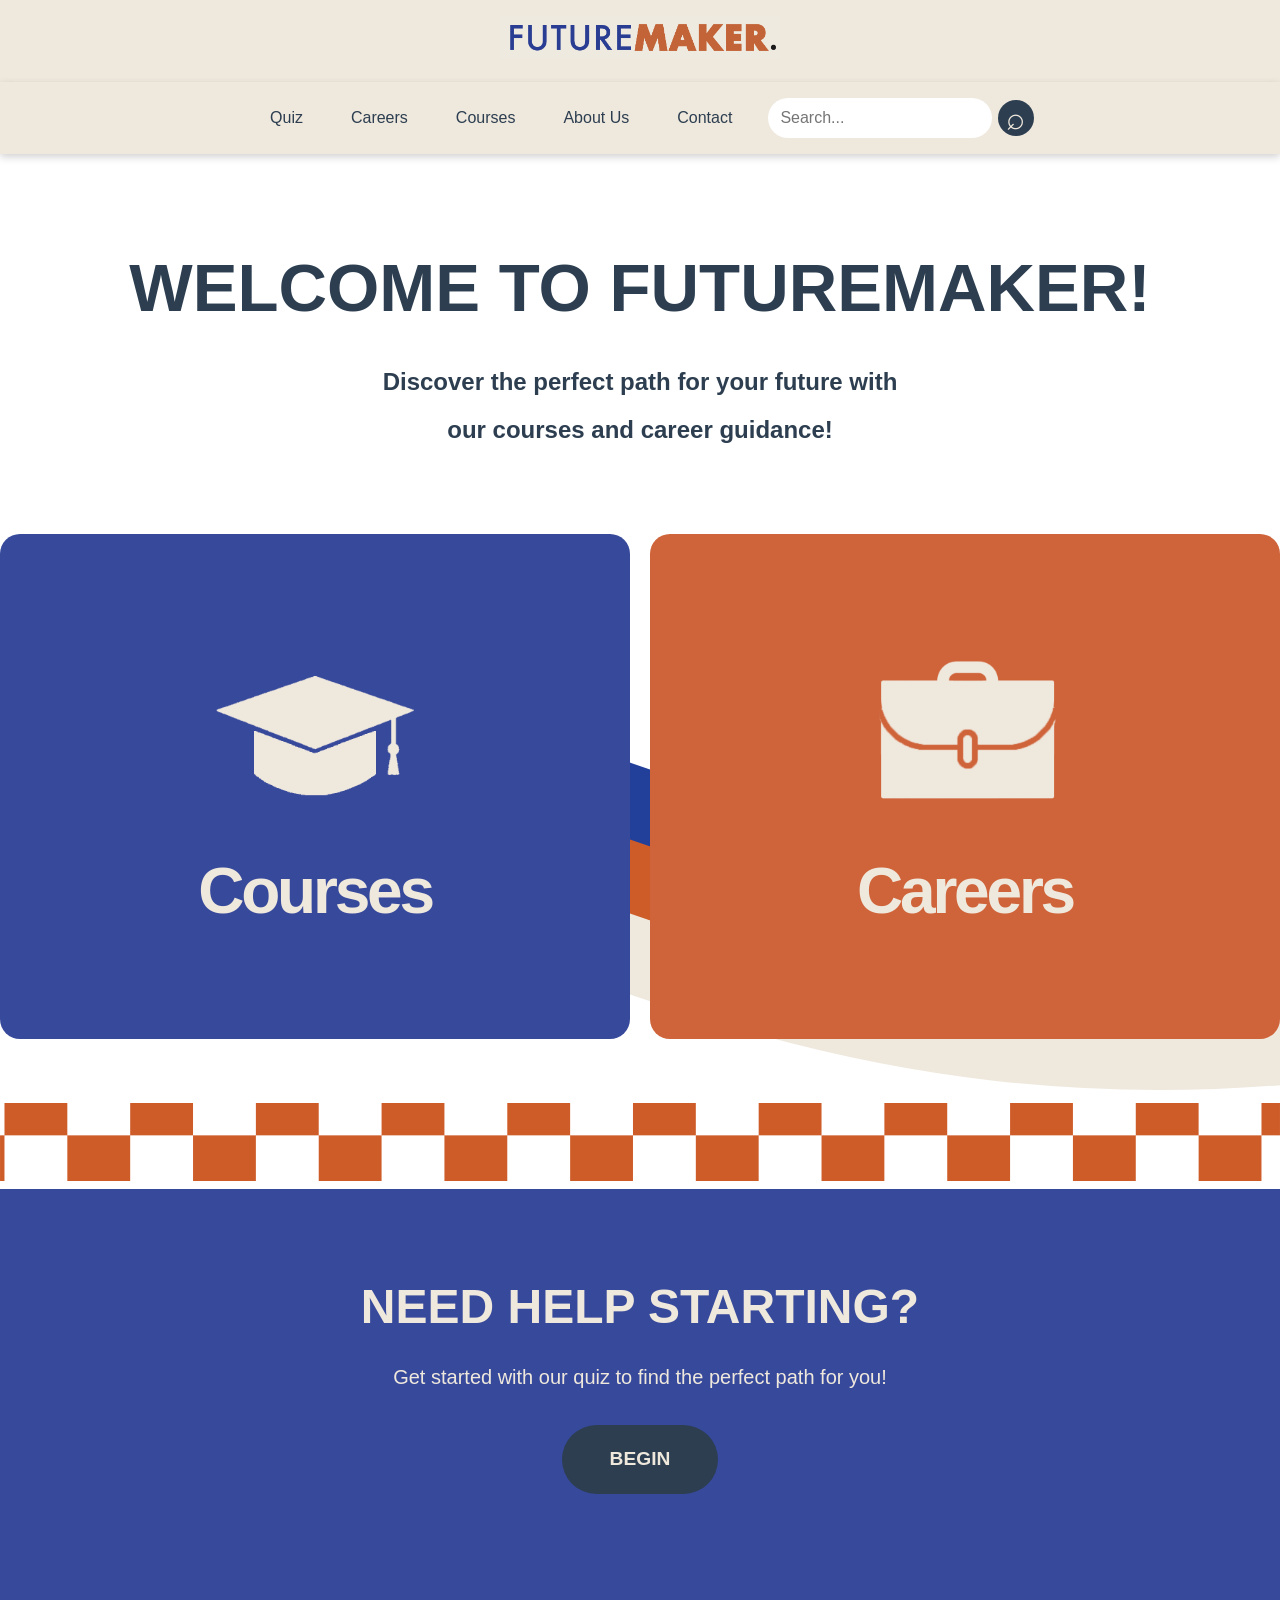
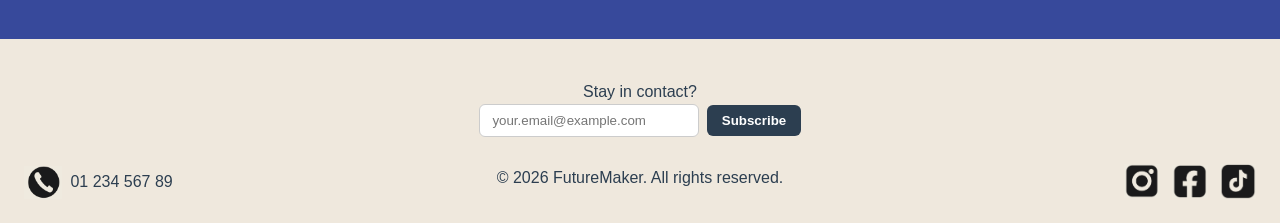
<file: index.html>
<!DOCTYPE html>
<html lang="en">
<head>
    <meta charset="UTF-8">
    <meta name="viewport" content="width=device-width, initial-scale=1.0">
    <title>Home - FutureMaker</title>
    <link rel="stylesheet" href="styles.css">
    <link rel="stylesheet" href="main.css">
    <link rel="stylesheet" href="https://cdnjs.cloudflare.com/ajax/libs/font-awesome/4.7.0/css/font-awesome.min.css">
</head>
<body>
    <!-- Logo Header -->
    <header>
        <a href="index.html" class="logo-link"><img src="Assets/Logo.png" alt="FutureMaker logo" class="site-logo"></a>
    </header>

    <!-- Navigation Bar -->
    <nav class="topnav" id="myTopnav">
        <div id="myLinks">
            <a href="quiz.html">Quiz</a>
            <a href="careers.html">Careers</a>
            <a href="courses.html">Courses</a>
            <a href="about.html">About Us</a>
            <a href="contact.html">Contact</a>
            <form class="nav-search" novalidate>
                <input type="search" placeholder="Search...">
                <button type="submit">&#x2315;</button>
            </form>
        </div>
        <button class="icon" type="button" onclick="myFunction()">
        </button>
    </nav>
    
    <!-- Main content area -->
    <main>
        <img src="Assets/swirl.svg" alt="Decorative swirl" class="decorative-swirl"> <!-- Decorative swirl image -->
        
        <div class="intro-container"> <!-- Introduction Section -->
           <p class="intro-text">WELCOME TO FUTUREMAKER!</p>
           <p class="intro-desc">Discover the perfect path for your future with <br> our courses and career guidance!</p>
        </div>  

        <div class="parent-container"> <!-- Courses and Careers Section -->
        <a href="courses.html">
            <section class="courses-section">
            <img src="Assets/school.png" alt="School icon" class="section-icon">
            <h2>Courses</h2>
        </section>
        </a>
        <a href="careers.html">
            <section class="careers-section"> 
            <img src="Assets/work.png" alt="briefcase icon" class="section-icon">
            <h2>Careers</h2>
            </section>
        </a>
        </div>
    </main>
    
     <!-- Decorative border image -->
    <img src="Assets/orange.svg" alt="Border" />

    <!-- Quiz Section -->
    <div class="quiz-section">
        <h3>NEED HELP STARTING?</h3>
        <p>Get started with our quiz to find the perfect path for you!</p>
        <a href="quiz.html" class="start-button">BEGIN</a>
    </div>

    <!-- Footer -->
    <footer>
        <div class="footer-content">
            <p>Stay in contact?</p>
            <form class="footer-form" novalidate>
                <input type="email" name="email" id="footer-email" placeholder="your.email@example.com" required>
                <button type="submit">Subscribe</button>
                <div class="footer-feedback"></div>
            </form>
            <p>&copy; 2026 FutureMaker. All rights reserved.</p>
        </div>
        <div class="footer-phone" aria-label="Phone contact">
            <img src="Assets/Phone.png" alt="Phone icon">
            <span>01 234 567 89</span>
        </div>
        <div class="footer-social" aria-label="Social media links">
            <a href="https://www.instagram.com" target="_blank">
                <img src="Assets/instagram.png" alt="Instagram">
            </a>
            <a href="https://www.facebook.com" target="_blank">
                <img src="Assets/facebook.png" alt="Facebook">
            </a>
            <a href="https://www.tiktok.com" target="_blank">
                <img src="Assets/tiktok.png" alt="TikTok">
            </a>
        </div>
    </footer>

    <script src="js/footer.js"></script>
    
</body>
</html>
</file>
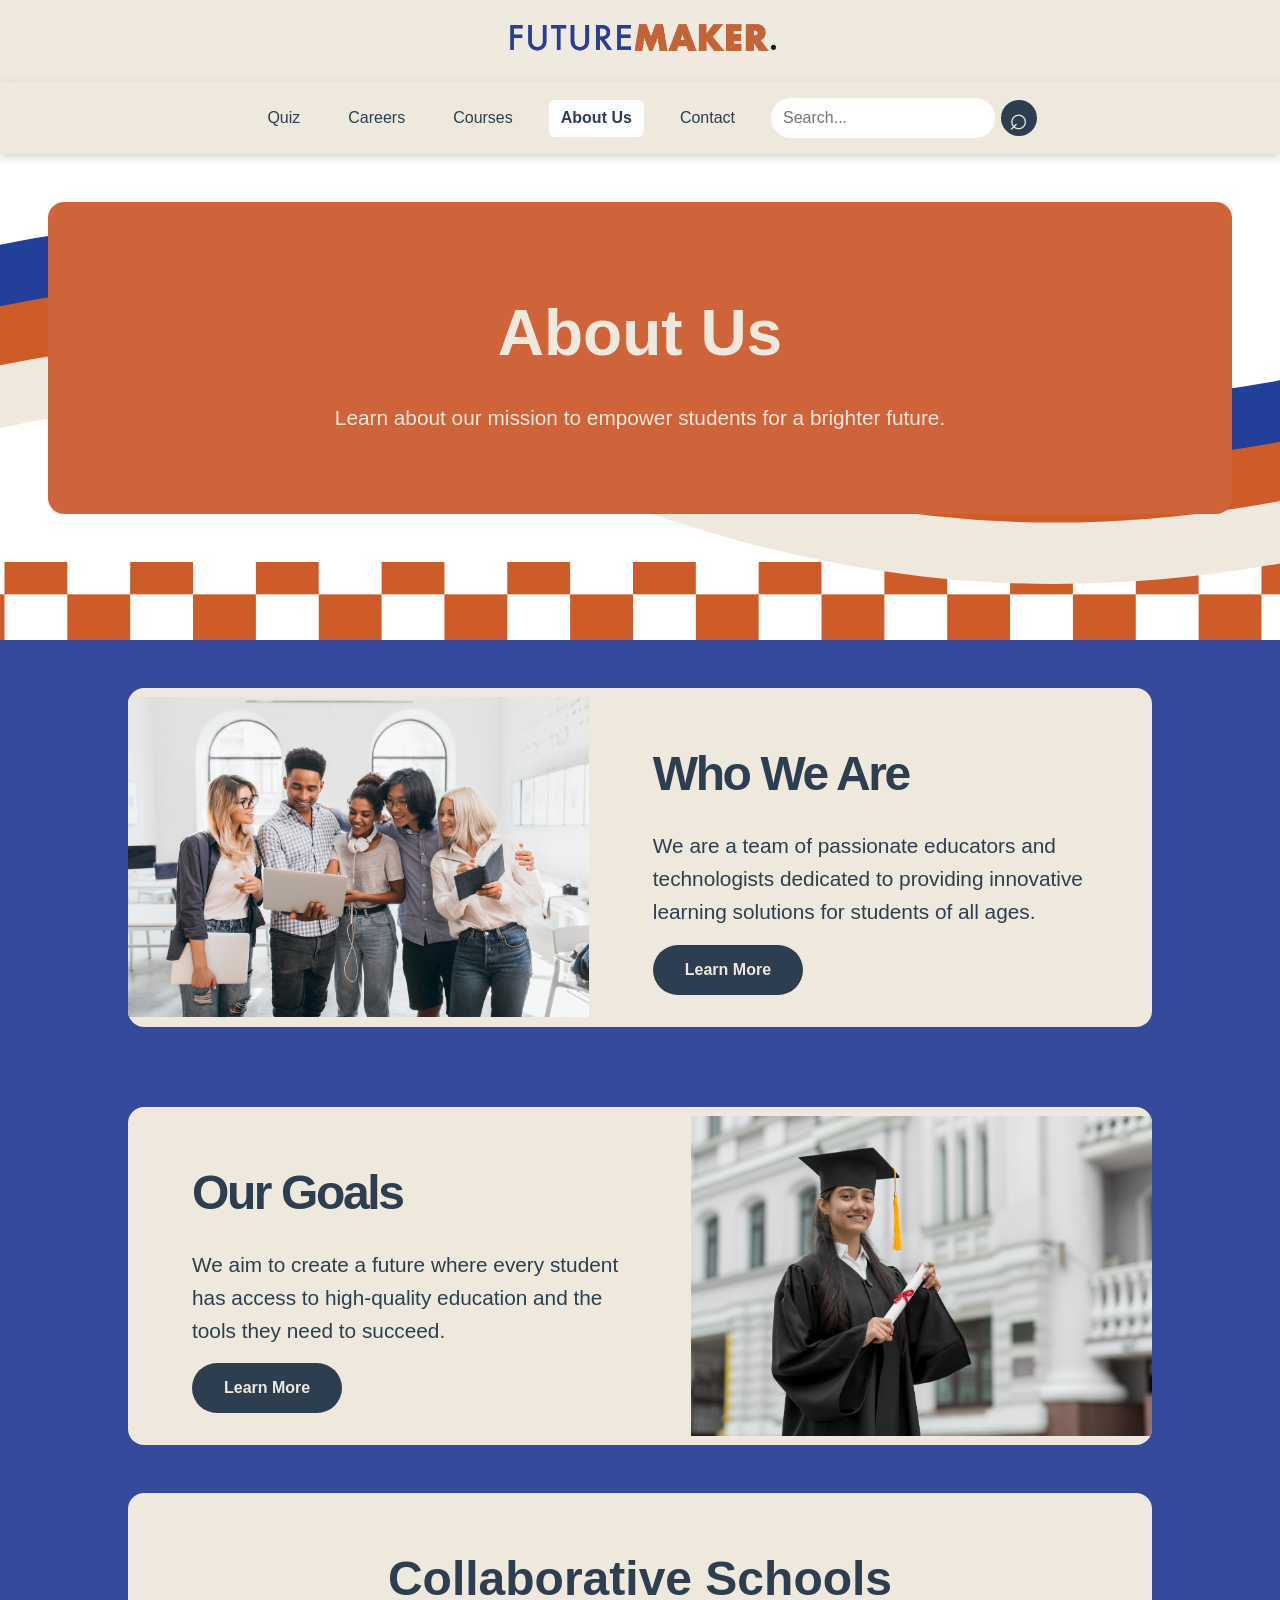
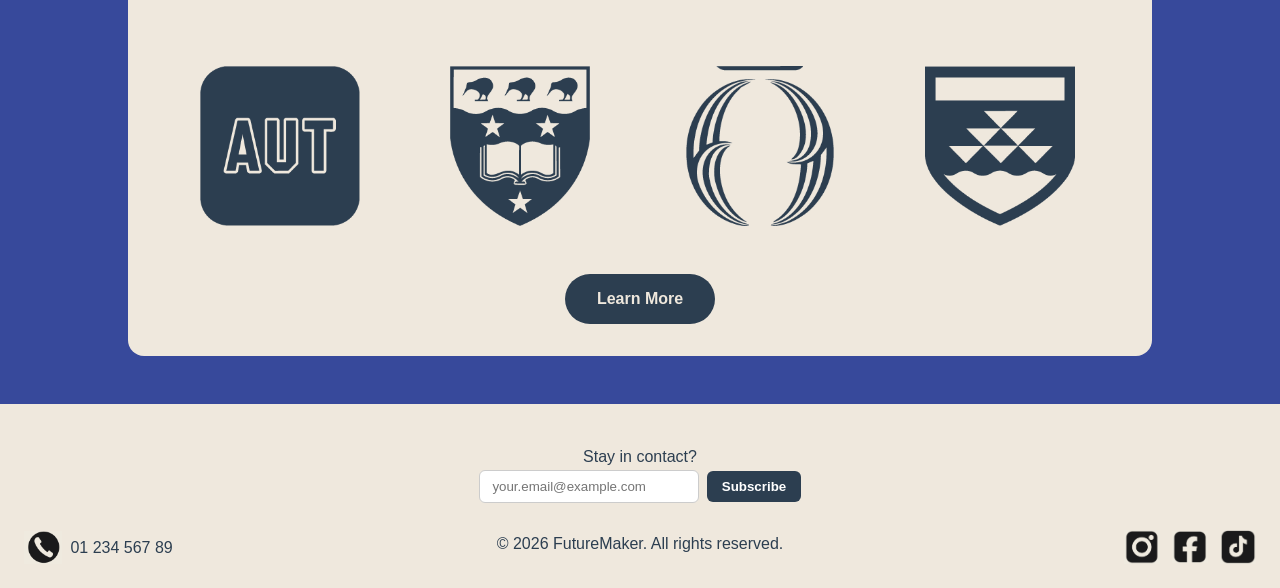
<file: about.html>
<!DOCTYPE html>
<html lang="en">
<head>
    <meta charset="UTF-8">
    <meta name="viewport" content="width=device-width, initial-scale=1.0">
    <title>Home - FutureMaker</title>
    <link rel="stylesheet" href="styles.css">
    <link rel="stylesheet" href="about.css">
</head>
<body>
    <!-- Logo Header -->
    <header>
        <a href="index.html" class="logo-link"><img src="Assets/Logo.png" alt="FutureMaker logo" class="site-logo"></a>
    </header>

    <!-- Navigation Bar -->
    <nav class="topnav" id="myTopnav">
        <div id="myLinks">
            <a href="quiz.html">Quiz</a>
            <a href="careers.html">Careers</a>
            <a href="courses.html">Courses</a>
            <a href="about.html" class="active">About Us</a>
            <a href="contact.html">Contact</a>
            <form class="nav-search" novalidate>
                <input type="search" placeholder="Search...">
                <button type="submit">&#x2315;</button>
            </form>
        </div>
        <button class="icon" type="button" onclick="myFunction()">
        </button>
    </nav>

    <!-- Hero -->
    <section class="hero">
        <h2>About Us</h2>
        <p>Learn about our mission to empower students for a brighter future.</p>
    </section>
    <img src="Assets/swirl.svg" alt="Decorative swirl" class="decorative-swirl">

    <img class="about-border" src="Assets/orange.svg" alt="Border" /> 

    <!-- Main Content -->
    <main> 
        <div class="about-container">
            <div class="about-row">
            <section class="who-we-are"> <!-- Who We Are Section -->
                <img src="Assets/About Us.jpg" alt="Our Team" class="team-image">
                <div class="who-we-are-content">
                    <h3>Who We Are</h3>
                    <p>We are a team of passionate educators and technologists dedicated to providing innovative learning solutions for students of all ages.</p>
                    <button type="button" class="learn-more">Learn More</button>
                </div>
            </section>
            <section class="our-goals"> <!-- Our Goals Section -->
                <div class="our-goals-content">
                    <h3>Our Goals</h3>
                    <p>We aim to create a future where every student has access to high-quality education and the tools they need to succeed.</p>
                    <button type="button" class="learn-more">Learn More</button>
                </div>
                <img src="Assets/graduate.jpg" alt="Our Goals" class="goals-image">
            </section>
            </div>    
            <section class="collaborative-schools"> <!-- Collaborative Schools Section -->
                <h3>Collaborative Schools</h3>
                <div class="schools-grid">
                    <img src="Assets/aut.png" alt="School building">
                    <img src="Assets/uoa.png" alt="Students collaborating">
                    <img src="Assets/otago.png" alt="Education team working together">
                    <img src="Assets/vic.png" alt="Graduate celebrating success">
                </div>
                <button type="button" class="learn-more">Learn More</button>
            </section>
        </div>
    </main>
    
    <!-- Footer -->
    <footer>
        <div class="footer-content">
            <p>Stay in contact?</p>
            <form class="footer-form" novalidate>
                <input type="email" name="email" id="footer-email" placeholder="your.email@example.com" required>
                <button type="submit">Subscribe</button>
                <div class="footer-feedback"></div>
            </form>
            <p>&copy; 2026 FutureMaker. All rights reserved.</p>
        </div>
        <div class="footer-phone" aria-label="Phone contact">
            <img src="Assets/Phone.png" alt="Phone icon">
            <span>01 234 567 89</span>
        </div>
        <div class="footer-social" aria-label="Social media links">
            <a href="https://www.instagram.com" target="_blank">
                <img src="Assets/instagram.png" alt="Instagram">
            </a>
            <a href="https://www.facebook.com" target="_blank">
                <img src="Assets/facebook.png" alt="Facebook">
            </a>
            <a href="https://www.tiktok.com" target="_blank">
                <img src="Assets/tiktok.png" alt="TikTok">
            </a>
        </div>
    </footer>

    <script src="js/footer.js"></script>
</body>
</html>
</file>
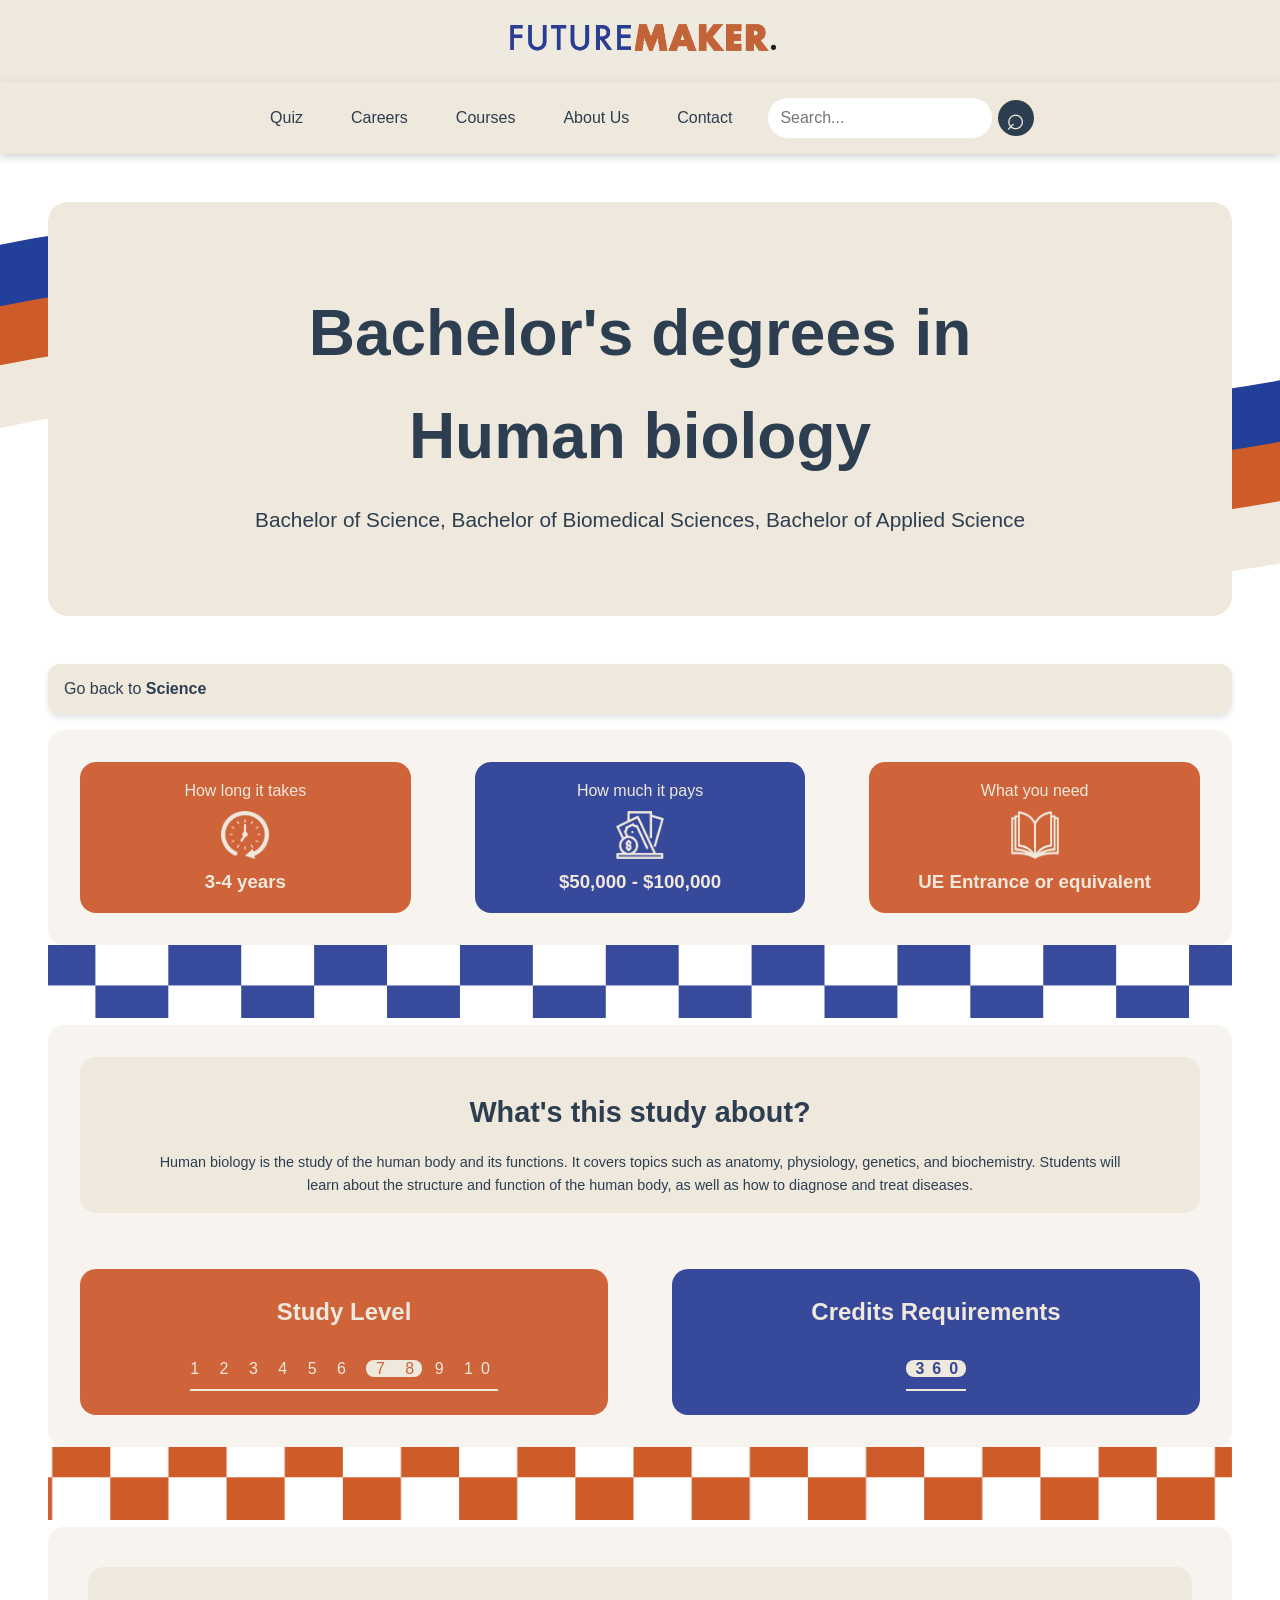
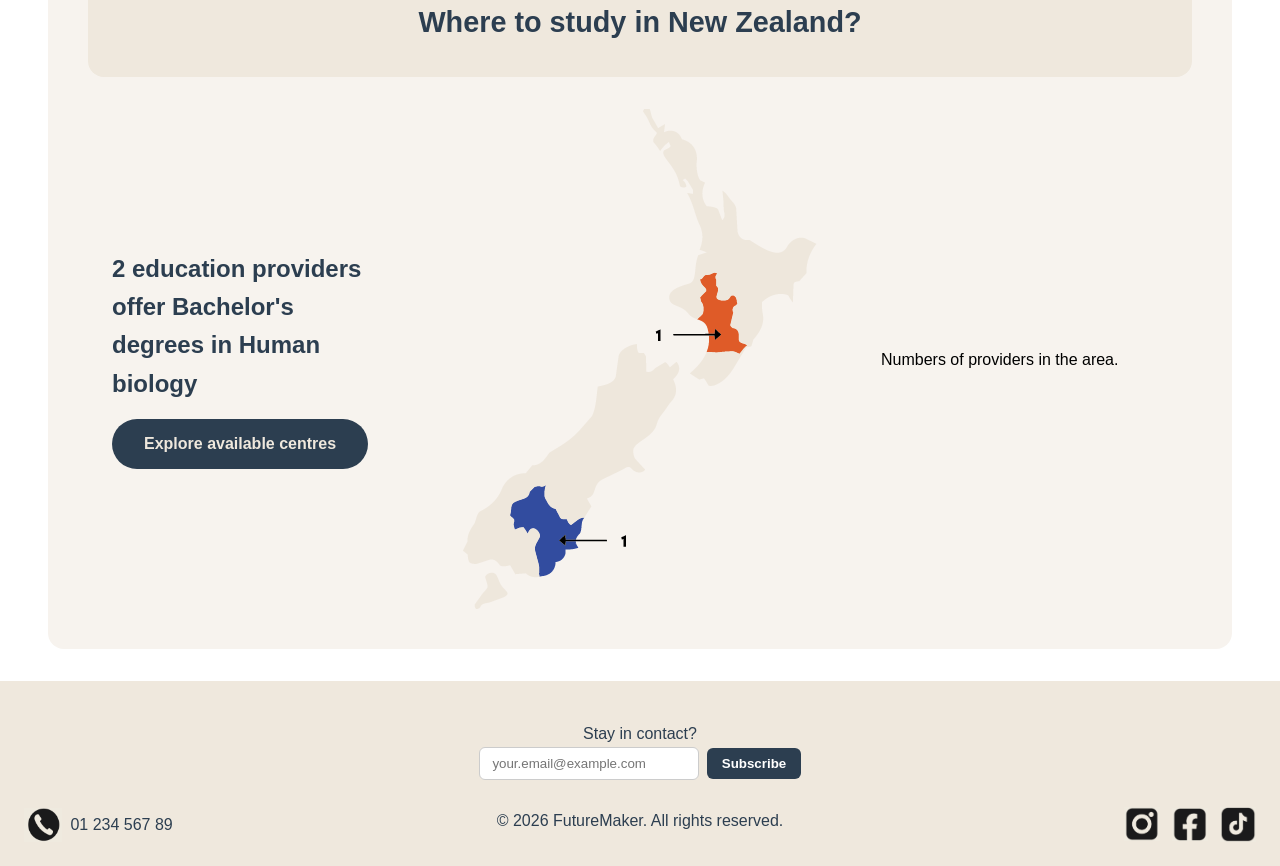
<file: biology.html>
<!DOCTYPE html>
<html lang="en">
<head>
    <meta charset="UTF-8">
    <meta name="viewport" content="width=device-width, initial-scale=1.0">
    <title>Home - FutureMaker</title>
    <link rel="stylesheet" href="styles.css">
    <link rel="stylesheet" href="biology.css">
</head>
<body>
    <!-- Logo Header -->
    <header>
        <a href="index.html" class="logo-link"><img src="Assets/Logo.png" alt="FutureMaker logo" class="site-logo"></a>
    </header>

    <!-- Navigation Bar -->
    <nav class="topnav" id="myTopnav">
        <div id="myLinks">
            <a href="quiz.html">Quiz</a>
            <a href="careers.html">Careers</a>
            <a href="courses.html">Courses</a>
            <a href="about.html">About Us</a>
            <a href="contact.html">Contact</a>
            <form class="nav-search" novalidate>
                <input type="search" placeholder="Search...">
                <button type="submit">&#x2315;</button>
            </form>
        </div>
        <button class="icon" type="button" onclick="myFunction()">
        </button>
    </nav>

    <!-- Hero -->
    <section class="subpage-hero">
        <h2>Bachelor's degrees in <br> Human biology</h2>
        <p>Bachelor of Science, Bachelor of Biomedical Sciences, Bachelor of Applied Science</p>
    </section>
    <img src="Assets/swirl.svg" alt="Decorative swirl" class="decorative-swirl">
    
    <!-- Sticky Element -->
    <div class="sticky-element">
      Go back to <a href="subpage.html">Science</a>
    </div>
   
    <!-- Main Content-->
    <main>
        <div class="information-container">
            <div class="information-row"> <!-- Duration, Pay, and Requirements Section -->
              <section class="duration">
                <p>How long it takes</p>
                <img src="Assets/clock.png" alt="Clock icon">
                <h3>3-4 years</h3>
              </section>
              <section class="pay">
                <p>How much it pays</p>
                <img src="Assets/money.png" alt="Money icon">
                <h3>$50,000 - $100,000</h3>
              </section>
              <section class="need">
                <p>What you need</p>
                <img src="Assets/book.png" alt="Book icon">
                <h3>UE Entrance or equivalent</h3>
              </section>
            </div>
        </div>

        <div class="decorative-border"><img src="Assets/blue.svg" alt="Decorative Border"></div>

        <div class="course-information"> <!-- Course Information Section -->
            <section class="heading">
               <h3>What's this study about?</h3>
               <p>Human biology is the study of the human body and its functions. It covers topics such as anatomy, physiology, genetics, and biochemistry. Students will learn about the structure and function of the human body, as well as how to diagnose and treat diseases.</p>
           </section>
           <div class="course-information-row">
                <section class="study-level">
                  <p class="title">Study Level</p>
                    <div class="numbers">
                            <span>1</span>
                            <span>2</span>
                            <span>3</span>
                            <span>4</span>
                            <span>5</span>
                            <span>6</span>
                            <span class="indicator">7 8</span>
                            <span>9</span>
                            <span>10</span>
                    </div>
                </section>
                <section class="credits">
                    <p class="title">Credits Requirements</p>
                    <div class="numbers">
                    <span class="credit-number">360</span>
                    </div>
                </section>
            </div>
        </div>

        <div class="decorative-border"><img src="Assets/orange.svg" alt="Decorative Border"></div>
        <div class="map"> <!-- Map Section -->
            <section class="heading">
                <h3>Where to study in New Zealand?</h3>
            </section>
            <div class ="mapcontent">
            <section class="text">
                <p>2 education providers offer Bachelor's degrees in Human biology</p>
                <button>Explore available centres</button>
            </section>
            <section class="mapimg">
                <img src="Assets/Map.png" alt="Map of New Zealand">
            </section>
            <section class="universities">
                <p>Numbers of providers in the area.</p>
            </section>
            </div>
        </div>
    </main>

    <!-- Footer -->
    <footer>
        <div class="footer-content">
            <p>Stay in contact?</p>
            <form class="footer-form" novalidate>
                <input type="email" name="email" id="footer-email" placeholder="your.email@example.com" required>
                <button type="submit">Subscribe</button>
                <div class="footer-feedback"></div>
            </form>
            <p>&copy; 2026 FutureMaker. All rights reserved.</p>
        </div>
        <div class="footer-phone" aria-label="Phone contact">
            <img src="Assets/Phone.png" alt="Phone icon">
            <span>01 234 567 89</span>
        </div>
        <div class="footer-social" aria-label="Social media links">
            <a href="https://www.instagram.com" target="_blank">
                <img src="Assets/instagram.png" alt="Instagram">
            </a>
            <a href="https://www.facebook.com" target="_blank">
                <img src="Assets/facebook.png" alt="Facebook">
            </a>
            <a href="https://www.tiktok.com" target="_blank">
                <img src="Assets/tiktok.png" alt="TikTok">
            </a>
        </div>
    </footer>

    <script src="js/footer.js"></script>
</body>
</html>
</file>
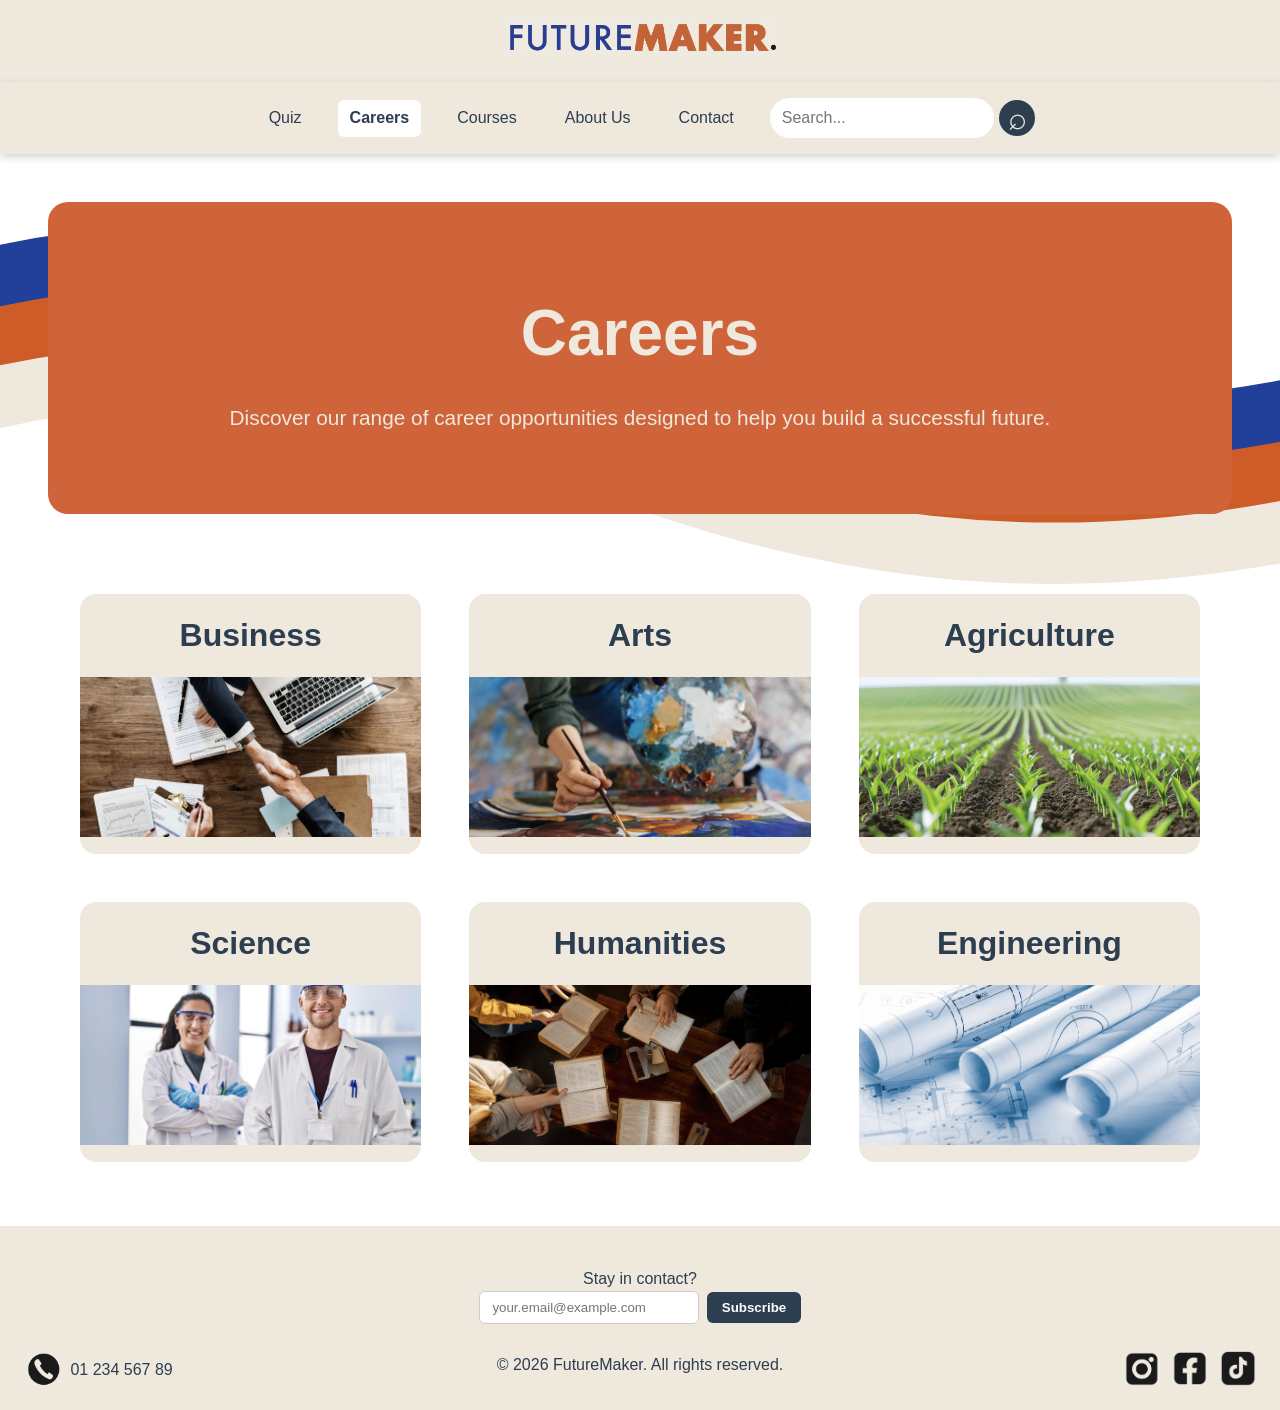
<file: careers.html>
<!DOCTYPE html>
<html lang="en">
<head>
    <meta charset="UTF-8">
    <meta name="viewport" content="width=device-width, initial-scale=1.0">
    <title>Home - FutureMaker</title>
    <link rel="stylesheet" href="styles.css">
    <link rel="stylesheet" href="coursesncareers.css">
</head>
<body>
    <!-- Logo Header -->
    <header>
        <a href="index.html" class="logo-link"><img src="Assets/Logo.png" alt="FutureMaker logo" class="site-logo"></a>
    </header>

    <!-- Navigation Bar -->
    <nav class="topnav" id="myTopnav">
        <div id="myLinks">
            <a href="quiz.html">Quiz</a>
            <a href="careers.html" class="active">Careers</a>
            <a href="courses.html">Courses</a>
            <a href="about.html">About Us</a>
            <a href="contact.html">Contact</a>
            <form class="nav-search" novalidate>
                <input type="search" placeholder="Search...">
                <button type="submit">&#x2315;</button>
            </form>
        </div>
        <button class="icon" type="button" onclick="myFunction()">
        </button>
    </nav>

    <!-- Hero -->
    <section class="careers-hero">
        <h2>Careers</h2>
        <p>Discover our range of career opportunities designed to help you build a successful future.</p>
    </section>
    <img src="Assets/swirl.svg" alt="Decorative swirl" class="decorative-swirl">

    <!-- Main Content -->
    <main>
        <div class="container">
            <a class="item" href="subpage.html">
                <span>Business</span>
                <img src="Assets/Business (2).png" alt="Business">
            </a>
            <a class="item" href="subpage.html">
                <span>Arts</span>
                <img src="Assets/Art (2).png" alt="Arts">
            </a>
            <a class="item" href="subpage.html">
                <span>Agriculture</span>
                <img src="Assets/Agriculture (2).png" alt="Agriculture">
            </a>
            <a class="item" href="subpage.html">
                <span>Science</span>
                <img src="Assets/Science (2).png" alt="Science">
            </a>
            <a class="item" href="subpage.html">
                <span>Humanities</span>
                <img src="Assets/Humanities (2).png" alt="Humanities">
            </a>
            <a class="item" href="subpage.html">
                <span>Engineering</span>
                <img src="Assets/Egineer (2).png" alt="Engineering">
            </a>
        </div>
    </main>
    
    <!-- Footer -->
    <footer>
        <div class="footer-content">
            <p>Stay in contact?</p>
            <form class="footer-form" novalidate>
                <input type="email" name="email" id="footer-email" placeholder="your.email@example.com" required>
                <button type="submit">Subscribe</button>
                <div class="footer-feedback"></div>
            </form>
            <p>&copy; 2026 FutureMaker. All rights reserved.</p>
        </div>
        <div class="footer-phone" aria-label="Phone contact">
            <img src="Assets/Phone.png" alt="Phone icon">
            <span>01 234 567 89</span>
        </div>
        <div class="footer-social" aria-label="Social media links">
            <a href="https://www.instagram.com" target="_blank">
                <img src="Assets/instagram.png" alt="Instagram">
            </a>
            <a href="https://www.facebook.com" target="_blank">
                <img src="Assets/facebook.png" alt="Facebook">
            </a>
            <a href="https://www.tiktok.com" target="_blank">
                <img src="Assets/tiktok.png" alt="TikTok">
            </a>
        </div>
    </footer>

    <script src="js/footer.js"></script>
</body>
</html>
</file>
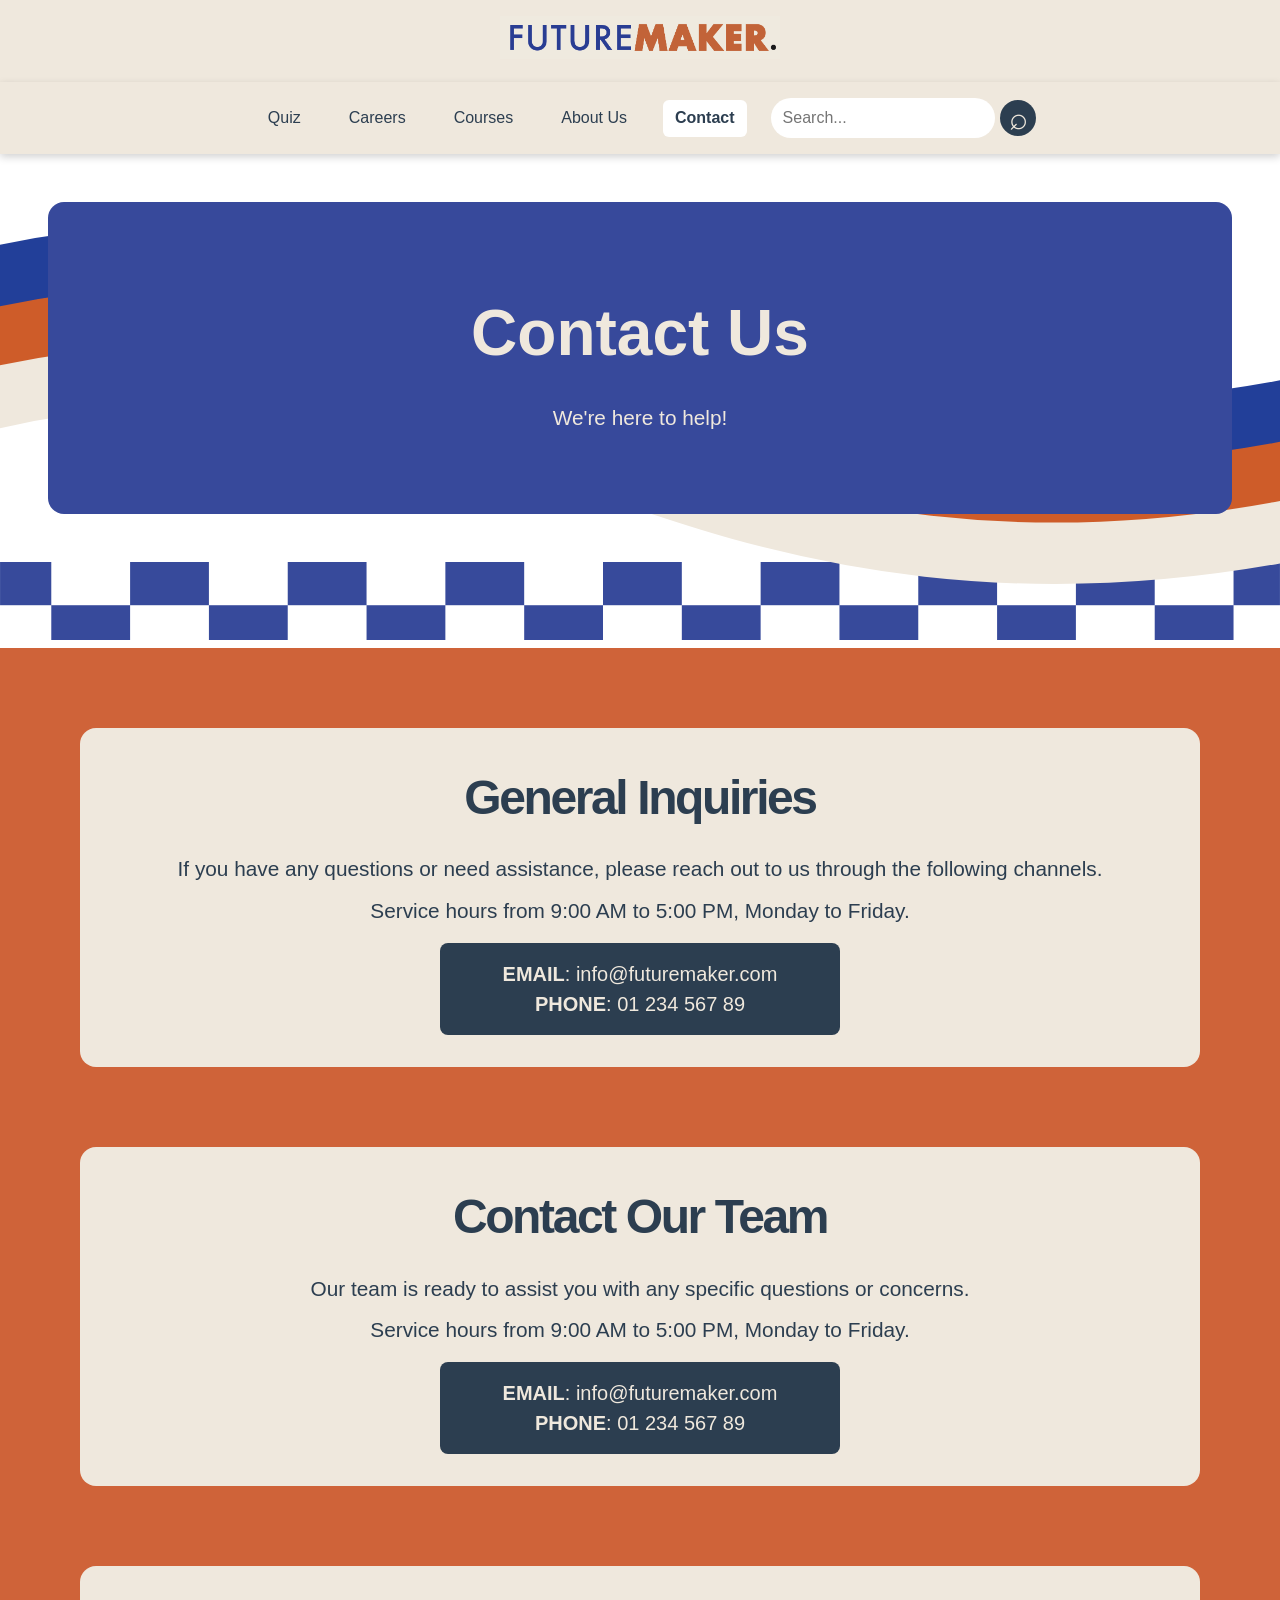
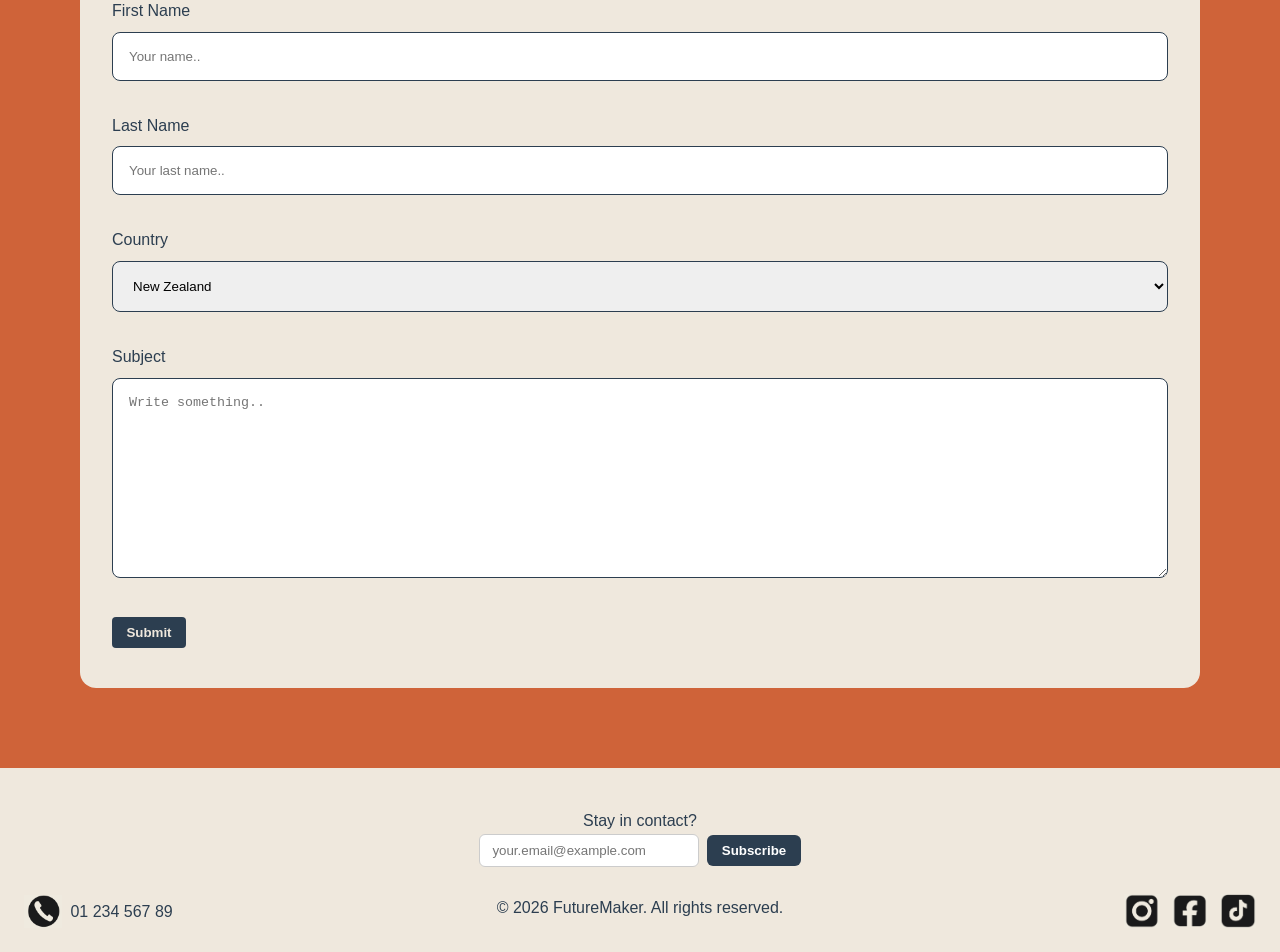
<file: contact.html>
<!DOCTYPE html>
<html lang="en">
<head>
    <meta charset="UTF-8">
    <meta name="viewport" content="width=device-width, initial-scale=1.0">
    <title>Contact - FutureMaker</title>
    <link rel="stylesheet" href="styles.css">
    <link rel="stylesheet" href="contact.css">
</head>
<body>
    <!-- Logo Header -->
    <header>
        <a href="index.html" class="logo-link"><img src="Assets/Logo.png" alt="FutureMaker logo" class="site-logo"></a>
    </header>

    <!-- Navigation Bar -->
    <nav class="topnav" id="myTopnav">
        <div id="myLinks">
            <a href="quiz.html">Quiz</a>
            <a href="careers.html">Careers</a>
            <a href="courses.html">Courses</a>
            <a href="about.html">About Us</a>
            <a href="contact.html" class="active">Contact</a>
            <form class="nav-search" novalidate>
                <input type="search" placeholder="Search...">
                <button type="submit">&#x2315;</button>
            </form>
        </div>
        <button class="icon" type="button" onclick="myFunction()">
        </button>
    </nav>

   <!-- Hero -->
    <section class="hero">
        <h2>Contact Us</h2>
        <p>We're here to help!</p>
    </section>
    
    <!-- Decoration -->
    <img src="Assets/swirl.svg" alt="Decorative swirl" class="decorative-swirl">
    <img class="contact-border" src="Assets/blue.svg" alt="Border">

    <!-- Contact Main Content -->
    <main>
        <div class="contact-container">
            <div class="contact-row">
                <section class="general-inquiries"> <!-- General Inquiries Section -->
                    <h3>General Inquiries</h3>
                    <p>If you have any questions or need assistance, please reach out to us through the following channels.</p>
                    <p>Service hours from 9:00 AM to 5:00 PM, Monday to Friday.</p>
                    <ul>
                        <li><b>EMAIL</b>: info@futuremaker.com</li>
                        <li><b>PHONE</b>: 01 234 567 89</li>
                    </ul>
                </section>
                <section class="contact-team-members"> <!-- Contact Team Members Section -->
                    <h3>Contact Our Team</h3>
                    <p>Our team is ready to assist you with any specific questions or concerns.</p>
                    <p>Service hours from 9:00 AM to 5:00 PM, Monday to Friday.</p>
                    <ul>
                        <li><b>EMAIL</b>: info@futuremaker.com</li>
                        <li><b>PHONE</b>: 01 234 567 89</li>
                    </ul>
                </section>
            </div>
        </div>

        <!-- Contact Form-->
        <div class="container">
            <form class="contact-form" data-feedback="Thanks! This is a demo. Your information was not saved.">
                <label for="fname">First Name</label>
                <input 
                    type="text" 
                    id="fname" 
                    name="firstname" 
                    placeholder="Your name.."
                >
                <label for="lname">Last Name</label>
                <input 
                    type="text" 
                    id="lname" 
                    name="lastname" 
                    placeholder="Your last name.."
                >
                <label for="country">Country</label>
                <select id="country" name="country">
                    <option value="newzealand">New Zealand</option>
                    <option value="australia">Australia</option>
                    <option value="canada">Canada</option>
                    <option value="usa">USA</option>
                    <option value="china">China</option>
                    <option value="germany">Germany</option>
                    <option value="england">England</option>
                    <option value="japan">Japan</option>
                </select>
                <label for="subject">Subject</label>
                <textarea 
                    id="subject" 
                    name="subject" 
                    placeholder="Write something.." 
                    style="height:200px"
                ></textarea>
                <input type="submit" value="Submit">
                <div class="footer-feedback"></div>
            </form>
        </div>
    </main>

    <!-- Footer -->
    <footer>
        <div class="footer-content">
            <p>Stay in contact?</p>
            <form class="footer-form" novalidate>
                <input type="email" name="email" id="footer-email" placeholder="your.email@example.com" required>
                <button type="submit">Subscribe</button>
                <div class="footer-feedback"></div>
            </form>
            <p>&copy; 2026 FutureMaker. All rights reserved.</p>
        </div>
        <div class="footer-phone" aria-label="Phone contact">
            <img src="Assets/Phone.png" alt="Phone icon">
            <span>01 234 567 89</span>
        </div>
        <div class="footer-social" aria-label="Social media links">
            <a href="https://www.instagram.com" target="_blank">
                <img src="Assets/instagram.png" alt="Instagram">
            </a>
            <a href="https://www.facebook.com" target="_blank">
                <img src="Assets/facebook.png" alt="Facebook">
            </a>
            <a href="https://www.tiktok.com" target="_blank">
                <img src="Assets/tiktok.png" alt="TikTok">
            </a>
        </div>
    </footer>
    <script src="js/footer.js"></script>

</body>

</html>
</file>
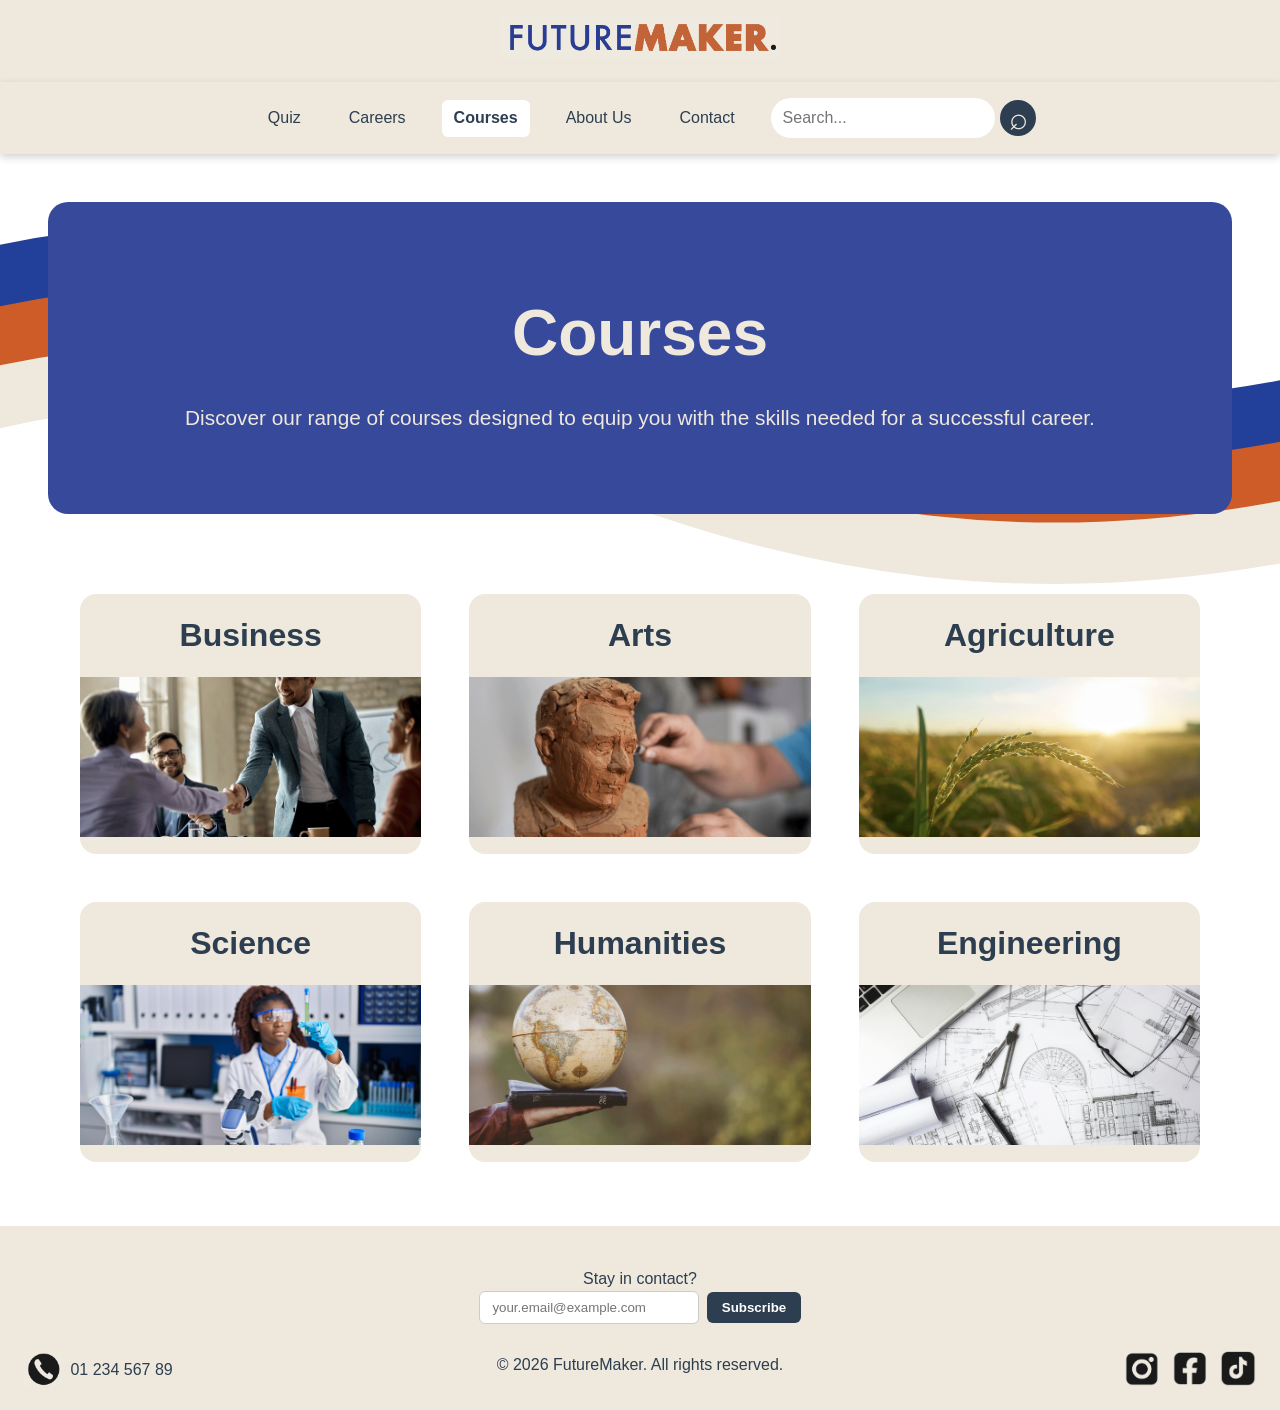
<file: courses.html>
<!DOCTYPE html>
<html lang="en">
<head>
    <meta charset="UTF-8">
    <meta name="viewport" content="width=device-width, initial-scale=1.0">
    <title>Home - FutureMaker</title>
    <link rel="stylesheet" href="styles.css">
    <link rel="stylesheet" href="coursesncareers.css">
</head>
<body>
    <!-- Logo Header -->
    <header>
        <a href="index.html" class="logo-link"><img src="Assets/Logo.png" alt="FutureMaker logo" class="site-logo"></a>
    </header>

    <!-- Navigation Bar -->
    <nav class="topnav" id="myTopnav">
        <div id="myLinks">
            <a href="quiz.html">Quiz</a>
            <a href="careers.html">Careers</a>
            <a href="courses.html" class="active">Courses</a>
            <a href="about.html">About Us</a>
            <a href="contact.html">Contact</a>
            <form class="nav-search" novalidate>
                <input type="search" placeholder="Search...">
                <button type="submit">&#x2315;</button>
            </form>
        </div>
        <button class="icon" type="button" onclick="myFunction()">
        </button>
    </nav>

    <!-- Hero -->
    <section class="courses-hero">
        <h2>Courses</h2>
        <p>Discover our range of courses designed to equip you with the skills needed for a successful career.</p>
    </section>
    <img src="Assets/swirl.svg" alt="Decorative swirl" class="decorative-swirl">

    <!-- Main Content -->
    <main>
        <div class="container">
            <a class="item" href="subpage.html">
                <span>Business</span>
                <img src="Assets/Business.png" alt="Business">
            </a>
            <a class="item" href="subpage.html">
                <span>Arts</span>
                <img src="Assets/Art.png" alt="Arts">
            </a>
            <a class="item" href="subpage.html">
                <span>Agriculture</span>
                <img src="Assets/Agriculture.png" alt="Agriculture">
            </a>
            <a class="item" href="subpage.html">
                <span>Science</span>
                <img src="Assets/Science.jpg" alt="Science">
            </a>
            <a class="item" href="subpage.html">
                <span>Humanities</span>
                <img src="Assets/Humanities.png" alt="Humanities">
            </a>
            <a class="item" href="subpage.html">
                <span>Engineering</span>
                <img src="Assets/Engineer.png" alt="Engineering">
            </a>
        </div>
    </main>
    
    <!-- Footer -->
    <footer>
        <div class="footer-content">
            <p>Stay in contact?</p>
            <form class="footer-form" novalidate>
                <input type="email" name="email" id="footer-email" placeholder="your.email@example.com" required>
                <button type="submit">Subscribe</button>
                <div class="footer-feedback"></div>
            </form>
            <p>&copy; 2026 FutureMaker. All rights reserved.</p>
        </div>
        <div class="footer-phone" aria-label="Phone contact">
            <img src="Assets/Phone.png" alt="Phone icon">
            <span>01 234 567 89</span>
        </div>
        <div class="footer-social" aria-label="Social media links">
            <a href="https://www.instagram.com" target="_blank">
                <img src="Assets/instagram.png" alt="Instagram">
            </a>
            <a href="https://www.facebook.com" target="_blank">
                <img src="Assets/facebook.png" alt="Facebook">
            </a>
            <a href="https://www.tiktok.com" target="_blank">
                <img src="Assets/tiktok.png" alt="TikTok">
            </a>
        </div>
    </footer>

    <script src="js/footer.js"></script>
</body>
</html>
</file>
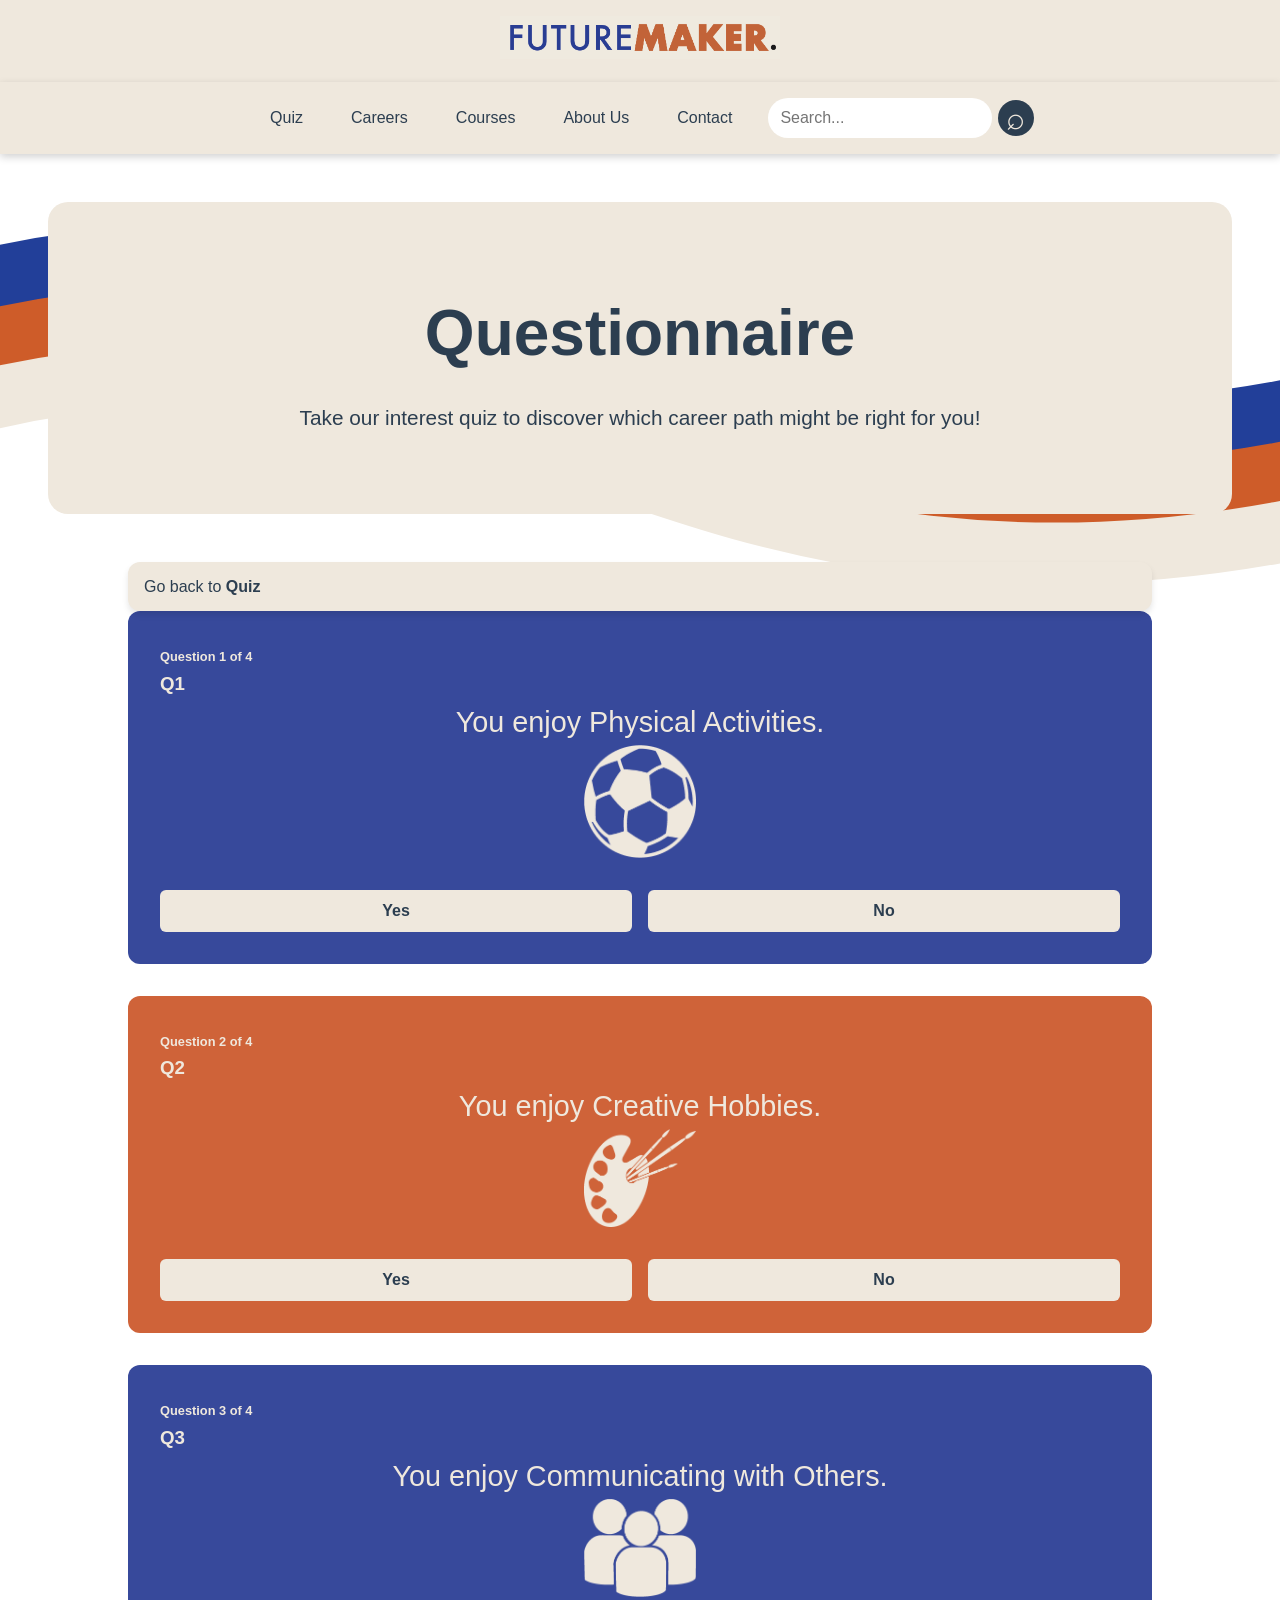
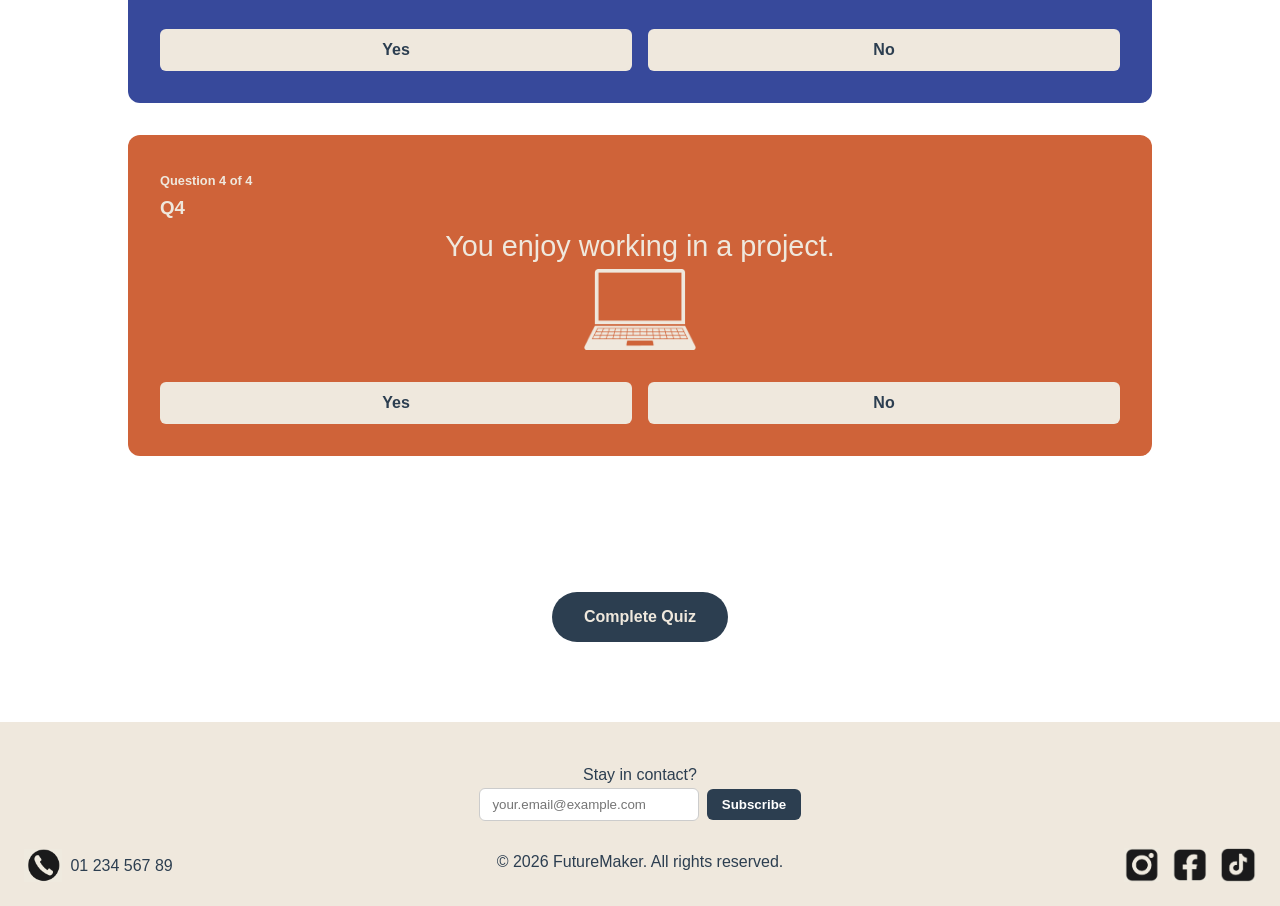
<file: questionnaire.html>
<!DOCTYPE html>
<html lang="en">
<head>
    <meta charset="UTF-8">
    <meta name="viewport" content="width=device-width, initial-scale=1.0">
    <title>Home - FutureMaker</title>
    <link rel="stylesheet" href="styles.css">
    <link rel="stylesheet" href="questionnaire.css">
</head>
<body>
    <!-- Logo Header -->
    <header>
        <a href="index.html" class="logo-link"><img src="Assets/Logo.png" alt="FutureMaker logo" class="site-logo"></a>
    </header>

    <!-- Navigation Bar -->
    <nav class="topnav" id="myTopnav">
        <div id="myLinks">
            <a href="quiz.html">Quiz</a>
            <a href="careers.html">Careers</a>
            <a href="courses.html">Courses</a>
            <a href="about.html">About Us</a>
            <a href="contact.html">Contact</a>
            <form class="nav-search" novalidate>
                <input type="search" placeholder="Search...">
                <button type="submit">&#x2315;</button>
            </form>
        </div>
        <button class="icon" type="button" onclick="myFunction()">
        </button>
    </nav>
    
   <!-- Hero -->
    <section class="hero">
        <h2>Questionnaire</h2>
        <p>Take our interest quiz to discover which career path might be right for you!</p>
    </section>
    <img src="Assets/swirl.svg" alt="Decorative swirl" class="decorative-swirl">

    <div class="container">
      <header class="sticky-element">
        Go back to <a href="quiz.html">Quiz</a>
      </header>

  <!-- Main Content -->
  <main>
    <div class="quiz-stack">
      <section class="card card-1"> <!-- Question 1 -->
        <div class="card-content">
          <span class="step">Question 1 of 4</span>
          <h3>Q1</h3>
          <p>You enjoy Physical Activities.</p>
          <img src="Assets/Football.png" alt="Football icon">
          <div class="answer-row">
            <button type="button" class="quiz-btn">Yes</button>
            <button type="button" class="quiz-btn">No</button>
          </div>
        </div>
      </section>

      <section class="card card-2"> <!-- Question 2 -->
        <div class="card-content">
          <span class="step">Question 2 of 4</span>
          <h3>Q2</h3>
          <p>You enjoy Creative Hobbies.</p>
          <img src="Assets/Palette.png" alt="Palette icon">
          <div class="answer-row">
            <button type="button" class="quiz-btn">Yes</button>
            <button type="button" class="quiz-btn">No</button>
          </div>
        </div>
      </section>

      <section class="card card-3"> <!-- Question 3 -->
        <div class="card-content">
          <span class="step">Question 3 of 4</span>
          <h3>Q3</h3>
          <p>You enjoy Communicating with Others.</p>
          <img src="Assets/people.png" alt="People icon">
          <div class="answer-row">
            <button type="button" class="quiz-btn">Yes</button>
            <button type="button" class="quiz-btn">No</button>
          </div>
        </div>
      </section>

      <section class="card card-4"> <!-- Question 4 -->
        <div class="card-content">
          <span class="step">Question 4 of 4</span>
          <h3>Q4</h3>
          <p>You enjoy working in a project.</p>
          <img src="Assets/computer.png" alt="Computer icon">
          <div class="answer-row">
            <button type="button" class="quiz-btn">Yes</button>
            <button type="button" class="quiz-btn">No</button>
          </div>
        </div>
      </section>

      <section class="card card-5"> <!-- Blank -->
        <div class="card-content">
        </div>
      </section>

    </div>
    <button type="button" class="complete-quiz-btn">Complete Quiz</button>
  </main>
</div>
    
    <!-- Footer -->
    <footer>
        <div class="footer-content">
            <p>Stay in contact?</p>
            <form class="footer-form" novalidate>
                <input type="email" name="email" id="footer-email" placeholder="your.email@example.com" required>
                <button type="submit">Subscribe</button>
                <div class="footer-feedback"></div>
            </form>
            <p>&copy; 2026 FutureMaker. All rights reserved.</p>
        </div>
        <div class="footer-phone" aria-label="Phone contact">
            <img src="Assets/Phone.png" alt="Phone icon">
            <span>01 234 567 89</span>
        </div>
        <div class="footer-social" aria-label="Social media links">
            <a href="https://www.instagram.com" target="_blank">
                <img src="Assets/instagram.png" alt="Instagram">
            </a>
            <a href="https://www.facebook.com" target="_blank">
                <img src="Assets/facebook.png" alt="Facebook">
            </a>
            <a href="https://www.tiktok.com" target="_blank">
                <img src="Assets/tiktok.png" alt="TikTok">
            </a>
        </div>
    </footer>

    <script src="js/footer.js"></script>
    
</body>
</html>
</file>
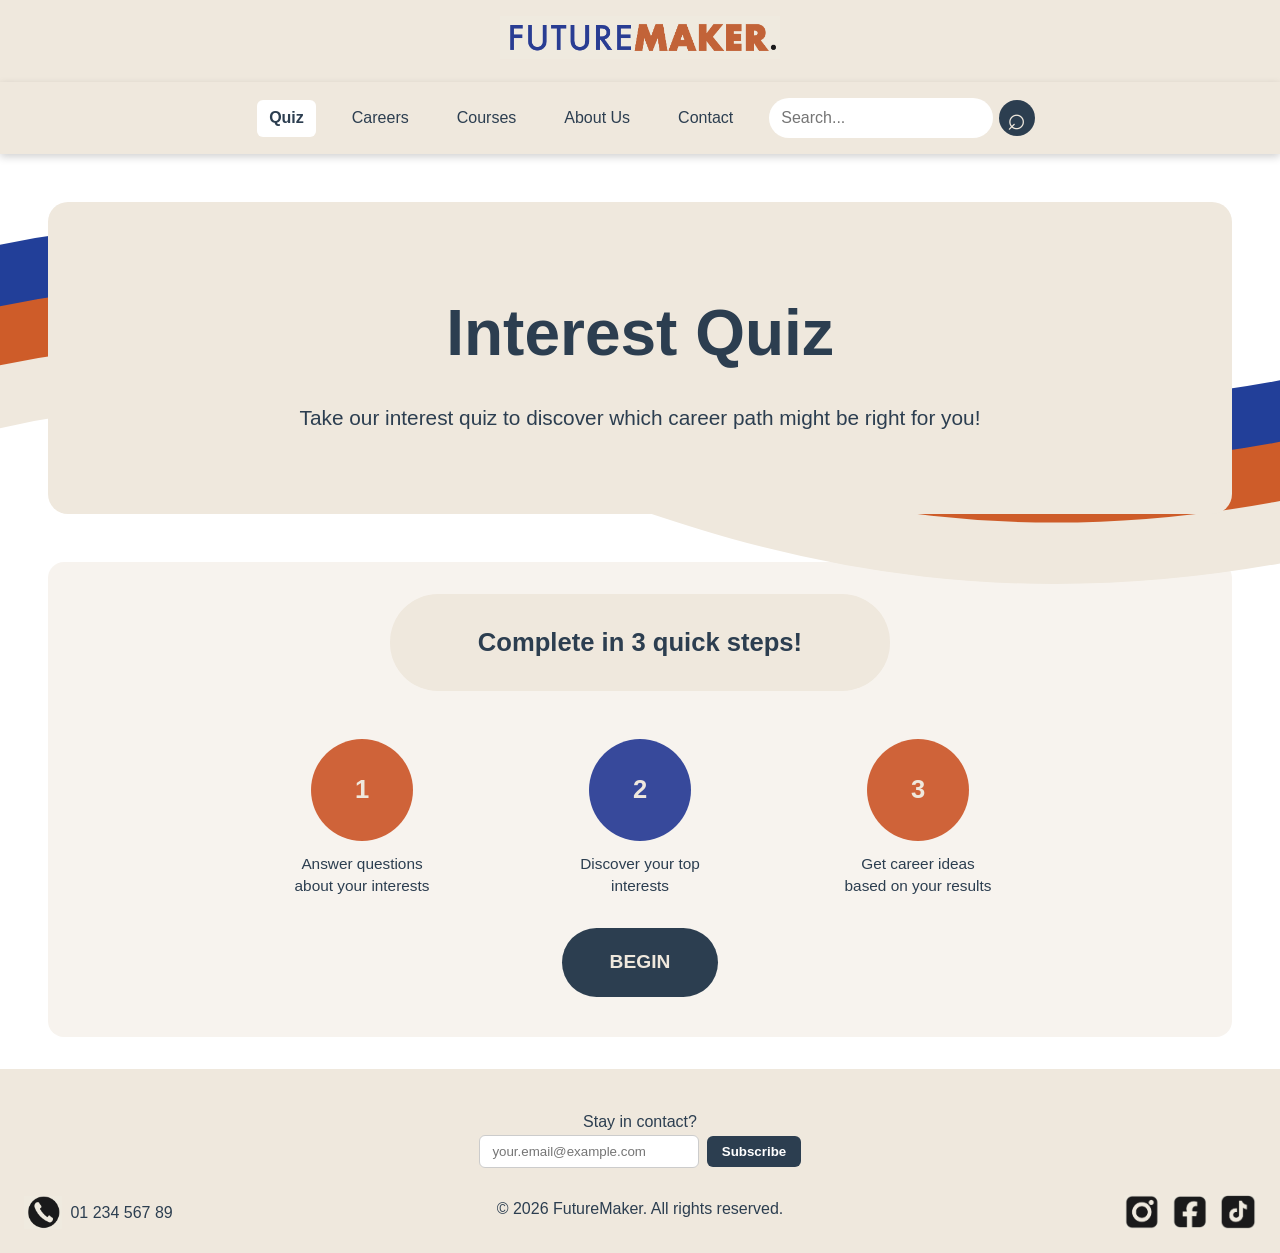
<file: quiz.html>
<!DOCTYPE html>
<html lang="en">
<head>
    <meta charset="UTF-8">
    <meta name="viewport" content="width=device-width, initial-scale=1.0">
    <title>Home - FutureMaker</title>
    <link rel="stylesheet" href="styles.css">
    <link rel="stylesheet" href="quiz.css">
</head>
<body>
    <!-- Logo Header -->
    <header>
        <a href="index.html" class="logo-link"><img src="Assets/Logo.png" alt="FutureMaker logo" class="site-logo"></a>
    </header>

    <!-- Navigation Bar -->
    <nav class="topnav" id="myTopnav">
        <div id="myLinks">
            <a href="quiz.html" class="active">Quiz</a>
            <a href="careers.html">Careers</a>
            <a href="courses.html">Courses</a>
            <a href="about.html">About Us</a>
            <a href="contact.html">Contact</a>
            <form class="nav-search" novalidate>
                <input type="search" placeholder="Search...">
                <button type="submit">&#x2315;</button>
            </form>
        </div>
        <button class="icon" type="button" onclick="myFunction()">
        </button>
    </nav>

    <!-- Main Content -->
    <section class="hero">
        <h2>Interest Quiz</h2>
        <p>Take our interest quiz to discover which career path might be right for you!</p>
    </section>
    <img src="Assets/swirl.svg" alt="Decorative swirl" class="decorative-swirl">

    <!-- Main Content -->
    <main>
        <div class="information-container">
            <section class="quiz-introduction">
                <h3>Complete in 3 quick steps!</h3>
            </section>
            <section class="quiz-steps">
                <div class="steps">
                    <span class="step-number1">1</span>
                    <span class="step-text">Answer questions about your interests</span>
                </div>
                <div class="steps">
                    <span class="step-number2">2</span>
                    <span class="step-text">Discover your top interests</span>
                </div>
                <div class="steps">
                    <span class="step-number3">3</span>
                    <span class="step-text">Get career ideas based on your results</span>
                </div>
            </section>
            <div class="quiz-start">
                <a href="questionnaire.html" class="start-button">BEGIN</a>
            </div>
        </div>
    </main>
    
    <!-- Footer -->
    <footer>
        <div class="footer-content">
            <p>Stay in contact?</p>
            <form class="footer-form" novalidate>
                <input type="email" name="email" id="footer-email" placeholder="your.email@example.com" required>
                <button type="submit">Subscribe</button>
                <div class="footer-feedback"></div>
            </form>
            <p>&copy; 2026 FutureMaker. All rights reserved.</p>
        </div>
        <div class="footer-phone" aria-label="Phone contact">
            <img src="Assets/Phone.png" alt="Phone icon">
            <span>01 234 567 89</span>
        </div>
        <div class="footer-social" aria-label="Social media links">
            <a href="https://www.instagram.com" target="_blank">
                <img src="Assets/instagram.png" alt="Instagram">
            </a>
            <a href="https://www.facebook.com" target="_blank">
                <img src="Assets/facebook.png" alt="Facebook">
            </a>
            <a href="https://www.tiktok.com" target="_blank">
                <img src="Assets/tiktok.png" alt="TikTok">
            </a>
        </div>
    </footer>

    <script src="js/footer.js"></script>
    
</body>
</html>
</file>
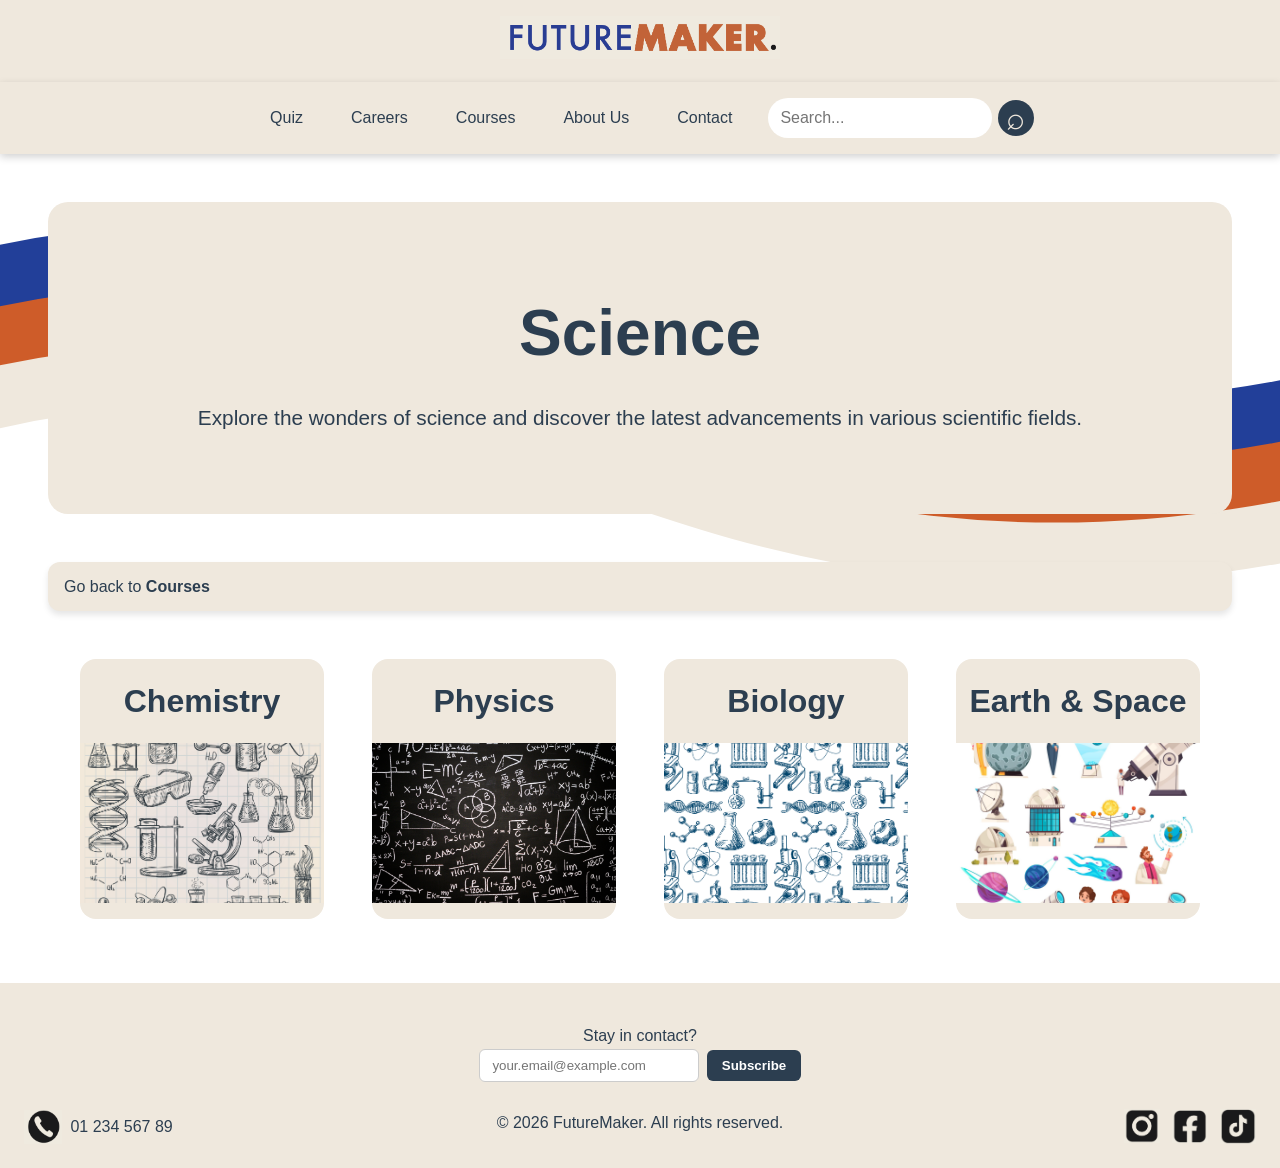
<file: subpage.html>
<!DOCTYPE html>
<html lang="en">
<head>
    <meta charset="UTF-8">
    <meta name="viewport" content="width=device-width, initial-scale=1.0">
    <title>Home - FutureMaker</title>
    <link rel="stylesheet" href="styles.css">
    <link rel="stylesheet" href="coursesncareers.css">
</head>
<body>
    <!-- Logo Header -->
    <header>
        <a href="index.html" class="logo-link"><img src="Assets/Logo.png" alt="FutureMaker logo" class="site-logo"></a>
    </header>

    <!-- Navigation Bar -->
    <nav class="topnav" id="myTopnav">
        <div id="myLinks">
            <a href="quiz.html">Quiz</a>
            <a href="careers.html">Careers</a>
            <a href="courses.html">Courses</a>
            <a href="about.html">About Us</a>
            <a href="contact.html">Contact</a>
            <form class="nav-search" novalidate>
                <input type="search" placeholder="Search...">
                <button type="submit">&#x2315;</button>
            </form>
        </div>
        <button class="icon" type="button" onclick="myFunction()">
        </button>
    </nav>

    <section class="subpage-hero">
        <h2>Science</h2>
        <p>Explore the wonders of science and discover the latest advancements in various scientific fields.</p>
    </section>
    <img src="Assets/swirl.svg" alt="Decorative swirl" class="decorative-swirl">

    <div class="sticky-element">
      Go back to <a href="courses.html">Courses</a>
    </div>

    <main>
        <div class="subpage-container">
            <a class="item" href="biology.html">
                <span>Chemistry</span>
                <img src="Assets/Chemistry.jpg" alt="Chemistry">
            </a>
            <a class="item" href="biology.html">
                <span>Physics</span>
                <img src="Assets/Physics.jpg" alt="Physics">
            </a>
            <a class="item" href="biology.html">
                <span>Biology</span>
                <img src="Assets/Biology.jpg" alt="Biology">
            </a>
            <a class="item" href="biology.html">
                <span>Earth & Space</span>
                <img src="Assets/Eart & Space.png" alt="Earth and Space">
            </a>
        </div>
    </main>

    <footer>
        <div class="footer-content">
            <p>Stay in contact?</p>
            <form class="footer-form" novalidate>
                <input type="email" name="email" id="footer-email" placeholder="your.email@example.com" required>
                <button type="submit">Subscribe</button>
                <div class="footer-feedback"></div>
            </form>
            <p>&copy; 2026 FutureMaker. All rights reserved.</p>
        </div>
        <div class="footer-phone" aria-label="Phone contact">
            <img src="Assets/Phone.png" alt="Phone icon">
            <span>01 234 567 89</span>
        </div>
        <div class="footer-social" aria-label="Social media links">
            <a href="https://www.instagram.com" target="_blank">
                <img src="Assets/instagram.png" alt="Instagram">
            </a>
            <a href="https://www.facebook.com" target="_blank">
                <img src="Assets/facebook.png" alt="Facebook">
            </a>
            <a href="https://www.tiktok.com" target="_blank">
                <img src="Assets/tiktok.png" alt="TikTok">
            </a>
        </div>
    </footer>

    <script src="js/footer.js"></script>
</body>
</html>
</file>
<file: styles.css>
/* All Pages styling */
* {
    margin: 0;
    padding: 0;
    box-sizing: border-box;
}

main {
    max-width: 100%;
    margin: 0 auto;
    padding-bottom: 2rem;
}

body {
    font-family: 'Futura', 'Trebuchet MS', Arial, sans-serif;
    line-height: 1.6;
}

/* Header */
header {
    background-color: #efe8dd;
    padding: 1rem 0;
    text-align: center;
}

header a {
    text-decoration: none;
    display: inline-flex;
    align-items: center;
    justify-content: center;
}

/* Logo */
.site-logo {
    display: block;
    max-height: 3rem;
    width: auto;
    max-width: min(280px, 70vw);
    object-fit: contain;
}

/* Navigation Bar */
.topnav {
    display: flex;
    align-items: center;
    justify-content: center;
    gap: 0.5rem;
    position: relative;
    background-color: #efe8dd;
    padding: 1rem;
    box-shadow: 0 3px 8px rgba(0, 0, 0, 0.18);
    z-index: 100;
}

.topnav a {
    display: block;
    color: #2c3e50;
    text-align: center;
    padding: 0.35rem 0.75rem;
    text-decoration: none;
    margin: 0 0.75rem;
}

.topnav #myLinks {
    display: flex;
    align-items: center;
}

/* Search Bar */
.nav-search {
    display: flex;
    align-items: center;
    margin-left: 0.75rem;
}

.nav-search input {
    padding: 0.45rem 0.75rem;
    border: 0;
    border-radius: 999px;
    background: white;
    color: #2c3e50;
    font: inherit;
}

.nav-search button {
    align-items: center;
    justify-content: center;
    width: 2.25rem;
    height: 2.25rem;
    margin-left: 0.35rem;
    border: 0;
    border-radius: 50%;
    background: #2c3e50;
    color: #efe8dd;
    cursor: pointer;
    font-size: 2rem;
}

/* Active link */
.topnav a.active {
    background-color: white;
    border-radius: 6px;
    color: #2c3e50;
    font-weight: 700;
}

/* Hamburger menu icon */
.topnav .icon {
    display: none;
    align-items: center;
    justify-content: center;
    border: 0;
    background: transparent;
    color: #2c3e50;
    cursor: pointer;
    font-size: 5rem;
    line-height: 1;
    width: 55px;
    height: 55px;
    padding: 0;
    margin-bottom: 0.5rem;
}

.topnav .icon::before {
    content: "\2630";
}

/* Footer */
footer {
    position: relative;
    background-color: #efe8dd;
    color: #2c3e50;
    text-align: center;
    padding: 2.5rem 2rem 2rem;
}

.footer-content {
    max-width: 900px;
    margin: 0 auto;
}

/* Footer Phone Number*/
.footer-phone {
    position: absolute;
    left: 1.5rem;
    bottom: 1.5rem;
    display: inline-flex;
    align-items: center;
    gap: 0.5rem;
    color: #2c3e50;
    font-weight: 500;
}

.footer-phone img {
    display: block;
    width: clamp(28px, 3vw, 50px);
    height: auto;
}

/* Footer Social*/
.footer-social {
    position: absolute;
    right: 1.5rem;
    bottom: 1.5rem;
    display: flex;
    gap: 0.75rem;
    align-items: center;
}

.footer-social a {
    display: inline-flex;
    align-items: center;
    justify-content: center;
    width: clamp(24px, 3vw, 36px);
    height: auto;
}

.footer-social img {
    width: 100%;
    height: auto;
    display: block;
}

/* Footer form*/
.footer-form {
    display: flex;
    gap: 0.5rem;
    justify-content: center;
    align-items: center;
    flex-wrap: wrap;
    margin-bottom: 0.75rem;
}

.footer-form input[type="email"] {
    padding: 0.5rem 0.75rem;
    border-radius: 6px;
    border: 1px solid #ccc;
    min-width: 220px;
}

.footer-form button {
    padding: 0.5rem 0.9rem;
    border-radius: 6px;
    border: none;
    background: #2c3e50;
    color: white;
    font-weight: 700;
    cursor: pointer;
}

.footer-feedback {
    display: block;
    color: #2c3e50;
    margin-top: 0.5rem;
    width: 100%;
    text-align: center;
}

/* Hover Effects */
.footer-social a:hover, .footer-phone img:hover {
    transform: translateY(-2px);
    transition: transform 0.2s ease; 
}

.footer-form button:hover, .nav-search button:hover {
    background: #2b82c7;
}

.site-logo:hover {
    transform: scale(1.05);
    transition: transform 0.2s ease;
    border-radius: 6px;
}

.topnav .icon:hover{
    background-color: #2c3e50;
    color: #efe8dd;
    padding-bottom: 1rem;
    border-radius: 6px;
    transition: color 0.2s ease, background-color 0.2s ease;
}

.topnav a:hover {
    color: #3498db;
}

/* Media Queries */
@media screen and (max-width: 600px) {
    img.decorative-swirl {
        width: 100vw;
        max-width: 100vw;
        height: clamp(6rem, 28vw, 11rem);
        object-fit: cover;
        object-position: center;
    }

    /* Footer Mobile */
    footer {
        padding: 2rem 1rem;
    }

    .footer-content {
        width: 100%;
    }

    .footer-form {
        width: 100%;
        gap: 0.75rem;
    }

    .footer-form input[type="email"] {
        flex: 1 1 100%;
        min-width: 0;
        width: 100%;
    }

    .footer-phone,
    .footer-social {
        position: static;
        justify-content: center;
        margin-top: 1.25rem;
    }

    /* Navigation Bar Mobile */
    .topnav {
        justify-content: flex-start;
        padding: 0.75rem 1rem;
    }

    .topnav #myLinks {
        display: none;
        position: absolute;
        top: 100%;
        left: 0;
        right: 0;
        z-index: 100;
        background-color: #efe8dd;
        box-shadow: 0 3px 5px rgba(0, 0, 0, 0.12);
    }

    .topnav.responsive #myLinks {
        display: block;
    }

    .topnav #myLinks a {
        margin: 0;
        padding: 0.85rem 1rem;
        text-align: left;
        border-top: 1px solid rgba(44, 62, 80, 0.12);
    }

    /* Search Bar Mobile */
    .nav-search {
        margin: 0;
        padding: 0.85rem 1rem;
        border-top: 1px solid rgba(44, 62, 80, 0.12);
    }

    .nav-search input {
        flex: 1;
        width: auto;
    }

    .nav-search button {
        flex: 0 0 2.25rem;
    }

    .topnav .icon {
        display: flex;
    }
}
</file>
<file: main.css>
/* Courses and Careers Section */
.parent-container {
    display: flex;
    gap: 20px;
    position: relative;
    overflow: hidden;
    max-width: 1350px;
    margin: 0 auto;
}

.parent-container a {
    flex: 1;
    text-decoration: none;
    color: inherit;
    display: flex;
}

.courses-section,
.careers-section {
    width: 100%;
    padding: 5rem 2rem;
    border-radius: 20px;
    text-align: center;
    margin-bottom: 2rem;
}

.courses-section {
    background: #37499B;
    color: #efe8dd;
}

.careers-section {
    background: #CF6339;
    color: #efe8dd;
}

.courses-section h2,
.careers-section h2 {
    font-size: clamp(1.5rem, 4vw + 1rem, 4rem);
    margin-top: 0;
    margin-bottom: 1rem;
    letter-spacing: -0.05em;
}

.courses-section p,
.careers-section p {
    font-size: 1.1rem;
}

.section-icon {
    display: block;
    max-width: 40%;
    height: auto;
    margin: 0.01rem auto 0;
}

.content-section {
    margin-bottom: 2rem;
}

.content-section h3 {
    color: #2c3e50;
    margin-bottom: 1rem;
    padding-bottom: 0.5rem;
    border-bottom: 2px solid #3498db;
}

/* Intro Section */
.intro-container {
    position: relative;
    margin-top: 5rem;
    margin-bottom: 5rem;
}

.intro-text {
    text-align: center;
    font-size: clamp(3rem, 4vw + 1rem, 5rem);
    font-weight: 900;
    color: #2c3e50;
    margin: 0;
}

.intro-desc {
    text-align: center;
    font-size: clamp(1rem, 2vw, 1.5rem);
    font-weight: 700;
    line-height: 2;
    color: #2c3e50;
    margin-top: 1rem;
    margin-bottom: 5rem;
}

/* Decorative swirl image */
.decorative-swirl { 
    position: absolute;
    top: 40rem;
    left: 0;
    right: 0;
    width: 100%;
    height: 50%;
    object-fit: cover;
    z-index: -1;
}

/* Quiz Section */
.quiz-section {
    display: block;
    width: 100%;
    min-height: 50vh;
    padding: 1rem 0;
    background-color: #37499B;
    text-align: center;
}

.quiz-section h3 {
    font-size: 3rem;
    color: #efe8dd;
    margin-top: 4rem;
    margin-bottom: 1rem;
}

.quiz-section p {
    font-size: 1.25rem;
    color: #efe8dd;
    margin-top: 1rem;
    margin-bottom: 2rem;
}

.start-button {
    display: inline-block;
    padding: 1.2rem 3rem;
    border-radius: 100px;
    color: #efe8dd;
    background-color: #2c3e50;
    font-weight: 700;
    font-size: 1.2rem;
    text-decoration: none;
}

/* Hover Effects*/
.parent-container a:hover .courses-section,
.parent-container a:hover .careers-section{
    transform: translateY(-4px);
    filter: brightness(1.15);
    transition: transform 0.2s ease, filter 0.2s ease;
}

.start-button:hover {
    transform: translateY(-4px);
    transition: transform 0.2s ease, filter 0.2s ease;
    background:#3498db;
}



@media screen and (max-width: 600px) {
    main {
        margin: 0 auto;
        padding: 0 1rem 1rem;
        overflow: hidden;
    }

    .intro-container {
        margin: 3rem 0 2rem;
    }

    .intro-text {
        font-size: clamp(2rem, 11vw, 3.25rem);
        line-height: 1.1;
    }

    .intro-desc {
        font-size: 1rem;
        line-height: 1.5;
        margin: 1rem 0 2rem;
    }

    .decorative-swirl {
        top: 35rem;
        height: 10rem;
        object-fit: cover;
    }

    .parent-container {
        flex-direction: column;
        gap: 1rem;
    }

    .courses-section,
    .careers-section {
        padding: 2.5rem 1.25rem;
        border-radius: 14px;
        margin-bottom: 0;
    }

    .section-icon {
        max-width: 28%;
    }

    .courses-section h2,
    .careers-section h2 {
        font-size: clamp(1.75rem, 9vw, 2.75rem);
        margin-bottom: 0;
    }

    .quiz-section {
        min-height: auto;
        padding: 3rem 1rem;
    }

    .quiz-section h3 {
        font-size: clamp(1.75rem, 9vw, 2.5rem);
        line-height: 1.15;
        margin: 0 0 1rem;
    }

    .quiz-section p {
        font-size: 1rem;
        line-height: 1.5;
        margin: 0 0 1.5rem;
    }

    .start-button {
        padding: 1rem 2.5rem;
    }
}
</file>
<file: about.css>
/* Hero Styling */
.hero {
    position: relative;
    padding: 5rem;
    border-radius: 1rem;
    text-align: center;
    margin: 3rem;
    background: #CF6339;
    color: #efe8dd;
    z-index: 2;
}

.hero h2 {
    font-size: clamp(1.5rem, 4vw + 1rem, 4rem);
    margin-top: 0;
    margin-bottom: 1rem;
}

.hero p {
    font-size: clamp(0.5rem, 1vw + 0.5rem, 1.5rem);
    margin: 0;
}

.decorative-swirl {
  position: absolute;
  top: 14rem;
  left: 0;
  right: 0;
  width: 100%;
  height: 40%;
  object-fit: cover;
  z-index: 1;
}

.about-border {
    display: block;
    width: 100%;
    height: auto;
    margin: 0;
    padding: 0;
}

/* Main Content Styling */
main {
    background: #37499B;
    overflow: hidden;
    margin: 0;
    padding: 0;
}

.about-row {
    display: flex;
    justify-content: center;
    align-items: flex-start;
    gap: 5rem;
    margin: 3rem auto;
    flex-wrap: wrap;
}

.who-we-are,
.our-goals, .collaborative-schools {
    border-radius: 1rem;
    background: #efe8dd;
    color: #2c3e50;
    width: 80%;
    min-width: 240px;
    display: flex;
    align-items: center;
    padding: 0;
    text-align: left;
    overflow: hidden;
}

.who-we-are-content, .our-goals-content {
    flex: 1;
    padding: 2rem 4rem;
}

.who-we-are h3,
.our-goals h3 {
    font-size: clamp(1.5rem, 4vw + 1rem, 3rem);
    margin: 1rem auto;
    letter-spacing: -0.05em;
}

.who-we-are p,
.our-goals p {
    font-size: clamp(0.5rem, 1vw + 0.5rem, 1.75rem);
    margin: 0.5rem auto;
}

.team-image, .goals-image {
    display: block;
    flex: 0 0 45%;
    width: 45%;
    max-width: none;
    height: 320px;
    margin: 0;
    object-fit: cover;
}

.learn-more {
  position: relative;
  margin: 0.5rem auto 0;
  padding: 1rem 2rem;
  border: none;
  border-radius: 2rem;
  background: #2c3e50;
  color:#efe8dd;
  font-size: 1rem;
  font-weight: 700;
}

.collaborative-schools h3 {
    font-size: clamp(1.5rem, 4vw + 1rem, 3rem);
    margin: 1rem auto 2rem;
}

.collaborative-schools {
    display: block;
    margin: 3rem auto;
    padding: 2rem;
    text-align: center;
    align-items: center;
}

.schools-grid {
    display: grid;
    grid-template-columns: repeat(4, minmax(0, 1fr));
    justify-items: center;
    align-items: center;
}

.schools-grid img {
    display: block;
    width: 100%;
    max-width: 10rem;
    height: 10rem;
    max-width: 100%;
    object-fit: contain;
    margin: 1rem;
}

.collaborative-schools .learn-more {
    display: block;
    margin: 2rem auto 0;
}

.collaborative-schools img:hover, .learn-more:hover {
  transform: translateY(-4px);
  transition: transform 0.2s ease;
}

.learn-more:hover {
    background: #2b82c7;
}
/* Media Queries */
@media (max-width: 700px) {
    .hero {
        padding: 3rem 1rem;
        margin: 1rem;
    }

    .hero h2 {
        font-size: clamp(1.5rem, 6vw + 1rem, 3rem);
    }

    .hero p {
        font-size: clamp(0.5rem, 2vw + 0.5rem, 1.25rem);
    }
    
    .who-we-are, .our-goals {
     display: block;
    }

    .team-image, .goals-image {
     width: 100%;
     height: 240px;
    }

    .about-row {
        gap: 1rem;
        margin: 2rem 1rem;
    }

    .who-we-are,
    .our-goals{
        width: 100%;
    }

    .team-image,
    .goals-image {
        height: 12rem;
    }

    .who-we-are-content,
    .our-goals-content {
        padding: 1.25rem;
        text-align: center;
    }

    .who-we-are h3,
    .our-goals h3,
    .collaborative-schools h3 {
        font-size: clamp(1.75rem, 9vw, 2.5rem);
        line-height: 1.15;
    }

    .who-we-are p,
    .our-goals p {
        font-size: 1rem;
        line-height: 1.5;
    }

    .collaborative-schools {
        width: 90%;
        margin: 2rem auto;
        padding: 1.25rem;
    }

    .schools-grid {
        grid-template-columns: repeat(2, minmax(0, 1fr));
        gap: 0.5rem;
    }

    .schools-grid img {
        width: 100%;
        height: 7rem;
        margin: 0.5rem 0;
    }

    .learn-more {
        padding: 0.85rem 1.5rem;
    }
}
</file>
<file: biology.css>
/* Hero Styling */
.subpage-hero {
  position: relative;
  padding: 5rem;
  border-radius: 20px;
  text-align: center;
  margin: 3rem;
  background: #efe8dd;
  color: #2c3e50;
  z-index: 2;
}

.subpage-hero h2 {
  font-size: clamp(1.5rem, 4vw + 1rem, 4rem);
  margin-top: 0;
  margin-bottom: 1rem;
}

.subpage-hero p {
  font-size: clamp(0.5rem, 1vw + 0.5rem, 1.5rem);
  margin: 0;
}

.decorative-swirl {
  position: absolute;
  top: 14rem;
  left: 0;
  right: 0;
  width: 100%;
  height: 40%;
  object-fit: cover;
  z-index: 1;
}

.sticky-element {
  position: sticky;
  top: 1rem;
  align-self: start;
  z-index: 10;
  background: #efe8dd;
  color: #2c3e50;
  padding: 0.75rem 1rem;
  border-radius: 0.75rem;
  margin: 1rem 3rem;
  box-shadow: 0 4px 6px rgba(0, 0, 0, 0.1);
}

.sticky-element a { 
  color: #2c3e50;
  text-decoration: none;
  font-weight: bold;
}

/* Main Content Styling */
.information-container {
  background-color: rgba(239, 232, 221, 0.5);
  margin: 0 3rem;
  padding: 1rem;
  border-radius: 1rem;
}

.information-row {
  display: flex;
  justify-content: center;
  gap: 2rem;
  width: 100%;
  flex-wrap: wrap;
}

/* Overall Information Row */
.duration,
.pay,
.need {
  border-radius: 1rem;
  background: #efe8dd;
  color: #efe8dd;
  display: flex;
  flex-direction: column;
  align-items: center;
  justify-content: center;
  text-align: center;
  overflow: hidden;
  padding: 1rem;
  flex: 1;
  margin: 1rem;
}

.duration *,
.pay *,
.need * {
  margin: 0;
}

.duration img, .pay img, .need img {
  width: 4rem;
  height: 4rem;
  padding: 0.5rem;
}

.decorative-border {
  margin: 0 3rem;
}

/* University Details */
.course-information{
  display: flex;
  flex-direction: column;
  align-items: center;
  gap: 1.5rem;
  margin: 0 3rem;
  background-color: rgba(239, 232, 221, 0.5);
  padding: 1rem;
  border-radius: 1rem;
}

.course-information-row {
  display: flex;
  justify-content: center;
  gap: 2rem;
  width: 100%;
  flex-wrap: wrap;
  padding: 0;
}

.heading {
  border-radius: 1rem;
  background: #efe8dd;
  color: #2c3e50;
  display: block;
  margin: 1rem;
  text-align: center;
  padding: 1rem 4rem;
}

.heading h3 {
  font-size: clamp(1rem, 1vw + 1rem, 3rem);
  margin: 0;
  padding: 1rem;
}

.heading p {
  font-size: clamp(0.5rem, 0.5vw + 0.5rem, 1rem);
  margin: 0;
}

.study-level, 
.credits {
  border-radius: 1rem;
  background: #efe8dd;
  color: #efe8dd;;
  display: flex;
  align-items: center;
  justify-content: center;
  padding: 1.5rem;
  text-align: center;
  overflow: hidden;
  flex: 1;
  margin: 1rem;
  flex-direction: column;
  gap: 1.5rem;
}

.study-level *,
.credits * {
  margin: 0;
}

.study-level .title, 
.credits .title {
  font-size: 1.5rem;
  font-weight: 700;
}

.indicator, .credit-number {
  background-color: #efe8dd;;
  padding: 0rem 0rem 0rem 0.6rem;
  border-radius: 0.5rem;
}

.indicator {color:#CF6339 }
.credit-number {color:#37499B }

.numbers {
  letter-spacing: 0.5rem;
  border-bottom: 2px solid #efe8dd;
  padding-bottom: 0.5rem;
}

.credit-number {
  font-weight: 600;
}

.need, .study-level, .duration {
  background-color: #CF6339;
}
.pay, .credits {
  background-color: #37499B ;
}

.map {
  background-color: rgba(239, 232, 221, 0.5);
  margin: 0 3rem;
  padding: 1.5rem;
  border-radius: 1rem;
}

.mapcontent {
  display: grid;
  grid-template-columns: 1fr auto 1fr;
  align-items: center;
  gap: 2rem;
}

.text {
  grid-column: 1;
  padding: 2.5rem;
}

.text button {
  padding: 1rem 2rem;
  border: none;
  border-radius: 2rem;
  color: #efe8dd;
  background-color: #2c3e50;
  font-size: 1rem;
  font-weight: 700;
  cursor: pointer;
  margin-top: 1rem;
}

.text p {
  font-size: 1.5rem;
  font-weight: 800;
  color: #2c3e50;
}

.mapimg {
  grid-column: 2;
  display: flex;
  justify-content: center;
  padding: 1rem;
}

.mapimg img {
  width: 100%;
  max-width: 500px;
  height: auto;
  display: block;
}

.universities {
  grid-column: 3;
  padding-left: 1rem;
}

/* Hover Effects */
.sticky-element a:hover {
  color: #3498db;
}

.study-level:hover, .credits:hover, .need:hover, .pay:hover, .duration:hover, .text button:hover {
  transform: translateY(-4px);
  transition: transform 0.2s ease;
}

.text button:hover {
  background-color: #3498db;
}

/* Media Queries */
@media (max-width: 768px) {
  .subpage-hero {
    padding: 2.5rem 2rem;
    margin: 1rem;
  }

  .subpage-hero h2 {
    font-size: clamp(1.5rem, 5.3vw + 1rem, 3rem);
    line-height: 1.1;
  }

  .subpage-hero p {
    font-size: clamp(0.5rem, 1.5vw + 0.5rem, 1rem);
    line-height: 1.5;
  }

  .sticky-element {
    margin: 1rem;
    font-size: 0.95rem;
  }

  /* Information and Course Details */
  .information-container,
  .course-information,
  .map {
    width: auto;
    margin: 1.5rem 1rem;
    padding: 1rem;
  }

  .information-row,
  .course-information-row {
    flex-direction: column;
    gap: 0.75rem;
  }
  
  .duration,
  .pay,
  .need,
  .study-level,
  .credits {
    width: 100%;
    margin: 0;
    padding: 1rem;
    border-radius: 1rem;
  }

  .duration h3,
  .pay h3,
  .need h3 {
    font-size: 1.15rem;
    line-height: 1.3;
  }

  .heading {
    width: 100%;
    margin: 0;
    padding: 0.75rem;
  }

  .heading h3 {
    font-size: 1.4rem;
    line-height: 1.2;
    padding: 0.5rem;
  }

  .heading p {
    font-size: 1rem;
    line-height: 1.5;
  }

  .study-level .title,
  .credits .title {
    font-size: 1.2rem;
  }

  .numbers {
    max-width: 100%;
    font-size: 0.95rem;
    letter-spacing: 0.25rem;
    overflow-wrap: anywhere;
  }

  .decorative-border {
    margin: 0 1rem;
  }

  .decorative-border img {
    display: block;
    width: 100%;
    height: auto;
  }

  /* Map Section */
  .mapcontent {
    grid-template-columns: 1fr;
    gap: 1rem;
  }

  .text,
  .mapimg,
  .universities {
    grid-column: 1;
    padding: 0.75rem;
    text-align: center;
  }

  .text p {
    font-size: 1.15rem;
    line-height: 1.4;
    margin-top: 0.5rem;
  }

  .text button {
    width: 100%;
    padding: 0.9rem 1rem;
    margin-top: 1.25rem;
  }

  .mapimg img {
    max-width: 100%;
  }
}
</file>
<file: coursesncareers.css>
/* Hero Styles */
.careers-hero,
.courses-hero,
.subpage-hero {
  position: relative;
  padding: 5rem;
  border-radius: 20px;
  text-align: center;
  margin: 3rem;
  z-index: 2;
}

/* Hero Themes */
.careers-hero {
    background: #CF6339;
    color: #efe8dd;
} 

.courses-hero {
    background: #37499B;
    color: #efe8dd;
} 

.subpage-hero {
    background: #efe8dd;
    color: #2c3e50;
}

.decorative-swirl {
  position: absolute;
  top: 14rem;
  left: 0;
  right: 0;
  width: 100%;
  height: 40%;
  object-fit: cover;
  z-index: 1;
}

/* Hero Typography */
.courses-hero h2, 
.careers-hero h2, 
.subpage-hero h2 {
    font-size: clamp(1.5rem, 4vw + 1rem, 4rem);
    margin-bottom: 1rem;
    margin-top: 0;
}

.courses-hero p, 
.careers-hero p, 
.subpage-hero p {
    font-size: clamp(0.5rem, 1vw + 0.5rem, 1.5rem);
    margin: 0;
}

.sticky-element {
  position: sticky;
  top: 1rem;
  align-self: start;
  z-index: 10;
  background: #efe8dd;
  color: #2c3e50;
  padding: 0.75rem 1rem;
  border-radius: 0.75rem;
  margin: 1rem 3rem;
  box-shadow: 0 4px 6px rgba(0, 0, 0, 0.1);
}

.sticky-element a { 
  color: #2c3e50;
  text-decoration: none;
  font-weight: bold;
}

/* Layout Containers */
.container,
.subpage-container {
    display: grid;
    padding: 2rem;
    gap: 3rem;
    margin: 0 3rem;
}

.container {
    grid-template-columns: repeat(3, 1fr);
}

.subpage-container {
    grid-template-columns: repeat(4, 1fr);
}

/* Grid Items */
.container .item,
.subpage-container .item {
    display: flex;
    flex-direction: column;
    background-color: #efe8dd;
    font-size: 2rem;
    text-align: center;
    border-radius: 1rem;
    align-items: center;
    justify-content: center;
    gap: 1rem;
    min-height: 260px;
    height: 100%;
    color: #2c3e50;
    text-decoration: none;
    font-weight: 600;
    overflow: hidden
}

.container .item img,
.subpage-container .item img {
    width: 100%;
    max-width: 25rem;
    height: 10rem;
    object-fit: cover;
    display: block;
}

/* Hover Effects */
.container .item:hover,
.subpage-container .item:hover {
  transform: translateY(-4px);
  transition: transform 0.2s ease;
  cursor: pointer;
  background-color: #2c3e50;
  color: #efe8dd;
}

.sticky-element a:hover {
  color: #3498db;
}

/* Media Queries */
@media (max-width: 700px) {
  .careers-hero, .courses-hero, .subpage-hero {
    padding: 3rem 1rem;
    margin: 1rem;
  }

  .careers-hero h2, .courses-hero h2, .subpage-hero h2 {
    font-size: clamp(1.5rem, 6vw + 1rem, 3rem);
    line-height: 1.1;
  }

  .careers-hero p, .courses-hero p, .subpage-hero p {
    font-size: clamp(0.5rem, 2vw + 0.5rem, 1.25rem);
    line-height: 1.5;
  }

  .sticky-element {
    margin: 1rem;
    font-size: 0.95rem;
  }

  .container, .subpage-container {
    grid-template-columns: 1fr;
    width: 100%;
    padding: 1rem;
    margin: 0;
    gap: 1rem;
  }

  .container .item,
  .subpage-container .item {
    min-height: 0;
    padding: 1.5rem 0.5rem;
    gap: 0.75rem;
    font-size: 1.5rem;
  }

  .container .item img,
  .subpage-container .item img {
    width: 100%;
    max-width: 25rem;
    height: 9rem;
    object-fit: cover;
  }

  .container span {
    font-size: (1.5rem, 6vw + 1rem, 3rem)
  }
}
</file>
<file: contact.css>
/* Hero Styling */
.hero {
  position: relative;
  padding: 5rem;
  border-radius: 1rem;
  text-align: center;
  margin: 3rem;
  background: #37499B;
  color: #efe8dd;
  z-index: 2;
}

.hero h2 {
  font-size: clamp(1.5rem, 4vw + 1rem, 4rem);
  margin-top: 0;
  margin-bottom: 1rem;
}

.hero p {
  font-size: clamp(0.5rem, 1vw + 0.5rem, 1.5rem);
  margin: 0;
}

.decorative-swirl {
  position: absolute;
  top: 14rem;
  left: 0;
  right: 0;
  width: 100%;
  height: 40%;
  object-fit: cover;
  z-index: 1;
}

/* Main Content Styling */
main {
  background: #CF6339;
  overflow: hidden;
  margin: 0;
  padding: 0;
}

.contact-container {
  margin: 0;
  padding: 0;
}

.contact-row {
  display: flex;
  justify-content: center;
  align-items: flex-start;
  gap: 5rem;
  margin: 5rem;
  flex-wrap: wrap;
}

.general-inquiries,
.contact-team-members {
  padding: 1rem 3rem;
  text-align: center;
  border-radius: 1rem;
  background: #efe8dd;
  color: #2c3e50;
  width: 100%;
}

.general-inquiries h3,
.contact-team-members h3 {
  font-size: clamp(1.5rem, 4vw + 1rem, 3rem);
  margin: 1rem auto;
  letter-spacing: -0.05em;
}

.general-inquiries p,
.contact-team-members p {
  font-size: clamp(0.5rem, 1vw + 0.5rem, 1.75rem);
  margin: 0.5rem auto;
}

.general-inquiries ul,
.contact-team-members ul {
  list-style-type: none;
  padding: 1rem 0;
  line-height: 1.5;
  margin: 1rem auto;
  font-size: clamp(0.2rem, 1vw + 0.5rem, 1.25rem);
  background-color:#2c3e50;
  color: #efe8dd;
  max-width: 400px;
  border-radius: 0.5rem;
}

.general-inquiries ul li:hover,
.contact-team-members ul li:hover {
  background-color: #2b82c7;
  cursor: pointer;
}

/* Contact Form Styling */
form label {
  color: #2c3e50;
}

input[type="text"],
select,
textarea {
  width: 100%;
  padding: 1rem;
  border: 1px solid #2c3e50;
  border-radius: 0.5rem;
  box-sizing: border-box;
  margin-top: 0.5rem;
  margin-bottom: 2rem;
  resize: vertical;
}

input[type="submit"] {
  background-color: #2c3e50;
  color: #efe8dd;
  padding: 0.5rem 0.9rem;
  border: none;
  border-radius: 4px;
  cursor: pointer;
  font-weight: 700;
}

input[type="submit"]:hover {
  background: #2b82c7;
}

.container {
  border-radius: 1rem;
  background-color: #efe8dd;
  padding: 2rem;
  margin: 5rem;
}

.button {
  background-color: #2c3e50;
  color: #efe8dd;
  padding: 0.5rem 1rem;
  border: none;
  border-radius: 4px;
  cursor: pointer;
  font-weight: 700;
}

/* Media Queries */
@media (max-width: 700px) {
  .hero {
    padding: 3rem 2rem;
    margin: 1rem;
  }
  
  .hero h2 {
    font-size: clamp(1.5rem, 6vw + 1rem, 3rem);
  }

  .hero p {
    font-size: clamp(0.5rem, 2vw + 0.5rem, 1.25rem);
  }
  
  .contact-row, .container {
    gap: 2rem;
    margin: 2rem 1.25rem;
  }

  .general-inquiries,
  .contact-team-members, .container {
    padding: 1rem;
  }

  .general-inquiries p,
  .contact-team-members p {
    font-size: 1rem;
    line-height: 1.5;
  }

  .general-inquiries ul,
  .contact-team-members ul {
    width: 100%;
    font-size: 1rem;
  }

  input[type="text"],
  select,
  textarea {
    margin-bottom: 1.25rem;
  }

  input[type="submit"] {
    display: block;
    margin: 0 auto;
  }
}
</file>
<file: questionnaire.css>
/* Hero Styling */
.hero {
  position: relative;
  padding: 5rem;
  border-radius: 20px;
  text-align: center;
  margin: 3rem;
  background: #efe8dd;
  color: #2c3e50;
  z-index: 2;
}

.hero h2 {
  font-size: clamp(1.5rem, 4vw + 1rem, 4rem);
  margin-top: 0;
  margin-bottom: 1rem;
}

.hero p {
  font-size: clamp(0.5rem, 1vw + 0.5rem, 1.5rem);
  margin: 0;
}

.decorative-swirl {
  position: absolute;
  top: 14rem;
  left: 0;
  right: 0;
  width: 100%;
  height: 40%;
  object-fit: cover;
  z-index: 1;
}

/* Container */
.container {
  max-width: 80%;
  margin: 0 auto;
}

.sticky-element {
  position: sticky;
  top: 1rem;
  background: #efe8dd;
  color: #2c3e50;
  padding: 0.75rem 1rem;
  border-radius: 0.75rem;
  z-index: 90;
  text-align: left;
  box-shadow: 0 4px 6px rgba(0, 0, 0, 0.1);
}

.sticky-element a { 
  color: #2c3e50;
  text-decoration: none;
  font-weight: bold;
}

.quiz-stack {
  display: flex;
  flex-direction: column;
  gap: 2rem;
  padding-bottom: 2rem;
}

/* Card Stylings */
.card {
  position: sticky;
  border-radius: 12px;
}

.card-1 {
  z-index: 1;
  top: 100px;
  background: #37499B;
}
.card-2 {
  z-index: 2; 
  top: 140px;
  background: #CF6339;
}
.card-3 { 
  z-index: 3; 
  top: 180px;
  background: #37499B;
}
.card-4 { 
  z-index: 4;
  top: 220px;
  background: #CF6339;
}
.card-5 { 
  z-index: 4;
}
.card-content {
  padding: 2rem;
}

.card-content h3 {
  color: #efe8dd;
  margin: 0;
}

.card-content p {
  color: #efe8dd;
  font-size: 1.8rem;
  text-align: center;
}

.card-content img {
  width: 7rem;
  height: auto;
  display: block;
  margin: auto;
  padding-bottom: 1rem;
}

.answer-row {
  display: flex;
  gap: 1rem;
  margin-top: 1rem;
}

.step {
  font-size: 0.8rem;
  color: #efe8dd;
  font-weight: bold;
}
 /* Buttons */
.quiz-btn {
  flex: 1;
  width: auto;
  padding: 0.75rem 1rem;
  margin-top: 0;
  background: #efe8dd;
  color: #2c3e50;
  border: none;
  border-radius: 6px;
  font-size: 1rem;
  font-weight: bold;
}

.complete-quiz-btn {
  position: relative;
  margin: 0.5rem auto 0;
  padding: 1rem 2rem;
  border: none;
  border-radius: 2rem;
  color: #efe8dd;
  background-color: #2c3e50;
  font-size: 1rem;
  font-weight: 700;
}

main {
  display: flex;
  flex-direction: column;
  margin-bottom: 3rem;
}

/* Hover Effects */
.quiz-btn:hover, .complete-quiz-btn:hover {
  transform: translateY(-4px);
  transition: transform 0.2s ease;
  cursor: pointer;
}

.sticky-element a:hover {
  color: #3498db;
}

.complete-quiz-btn:hover {
  background-color: #3498db;
}

.quiz-btn:hover{
  background-color: #2c3e50;
  color: #efe8dd;
}

@media (max-width: 768px) {
  .hero {
    padding: 3rem 1rem;
    margin: 1rem;
    }

  .hero h2 {
    font-size: clamp(1.5rem, 6vw + 1rem, 3rem);
  }

  .hero p {
    font-size: clamp(0.5rem, 2vw + 0.5rem, 1.25rem);
  }

  .sticky-element {
    margin: 1rem 0;
    font-size: 0.95rem;
  }

  .container {
    width: auto;
    max-width: none;
    margin: 0 1rem;
  }
  
  .quiz-stack {
    gap: 2rem;
    padding-bottom: 1rem;
  }

  .card {
    position: relative;
    top: auto;
    width: 100%;
    border-radius: 1rem;
  }

  .card-5 {
    max-height: 0;
  }

  .card-content {
    padding: 1.25rem 1rem;
  }

  .step {
    text-align: center;
    display: block;
    font-size: 0.75rem;
  }

  .card-content h3 {
    font-size: 2.5rem;
    margin: 0.75rem;
    text-align: center;
  }

  .card-content p {
    font-size: 1.25rem;
    margin-bottom: 0.5rem;
  }

  .card-content img {
    width: 5rem;
    display: block;
    margin-top: 1rem;
  }

  .answer-row {
    gap: 0.75rem;
  }

  .quiz-btn {
    min-height: 2.75rem;
  }

  .complete-quiz-btn {
    display: block;
    width: 100%;
    margin: 0.5rem 0 0;
    padding: 0.9rem 1rem;
  }
}
</file>
<file: quiz.css>
/* Hero Styling */
.hero {
  position: relative;
  padding: 5rem;
  border-radius: 20px;
  text-align: center;
  margin: 3rem;
  background: #efe8dd;
  color: #2c3e50;
  z-index: 2;
}

.hero h2 {
  font-size: clamp(1.5rem, 4vw + 1rem, 4rem);
  margin-top: 0;
  margin-bottom: 1rem;
}

.hero p {
  font-size: clamp(0.5rem, 1vw + 0.5rem, 1.5rem);
  margin: 0;
}

.decorative-swirl {
  position: absolute;
  top: 14rem;
  left: 0;
  right: 0;
  width: 100%;
  height: 40%;
  object-fit: cover;
  z-index: 1;
}

/* Main Content Styling */
.information-container {
  display: block;
  text-align: center;
  margin: 0 3rem;
  background-color: rgba(239, 232, 221, 0.5);
  padding: 1rem;
  border-radius: 1rem;
}

.quiz-introduction {
  border-radius: 3rem;
  background: #efe8dd;
  color: #2c3e50;
  display: block;
  margin: 1rem auto;
  text-align: center;
  padding: 1.75rem 4rem;
  max-width: 500px;
}

.quiz-introduction h3 {
  font-size: clamp(1.2rem, 2vw, 2rem);
  margin: 0;
}

.quiz-steps {
  display: flex;
  justify-content: center;
  gap: clamp(2rem, 10vw,10rem);
  margin-top: 3rem;
  padding-bottom: 1rem;
  flex-wrap: wrap;
}

.steps {
  display: flex;
  flex-direction: column;
  align-items: center;
  text-align: center;
  gap: 0.75rem;
}

.step-number1, .step-number2, .step-number3{
  width: clamp(100px, 8vw, 120px);
  height: clamp(100px, 8vw, 120px);
  border-radius: 50%;
  color: #efe8dd;
  display: flex;
  align-items: center;
  justify-content: center;
  font-size: clamp(1.4rem, 2vw, 2rem);
  font-weight: 700;
}

.step-number1, .step-number3{background: #CF6339;}
.step-number2{background: #37499B}

.step-text {
  font-size: clamp(0.9rem, 1.2vw, 1.5rem);
  color: #2c3e50;
  max-width: 150px;
  line-height: 1.4;
}

.quiz-start {
  text-align: center;
  margin-top: 1rem;
  padding-bottom: 1.5rem;
}

.start-button {
  display: inline-block;
  color: #efe8dd;
  background-color: #2c3e50;
  text-decoration: none;
  padding: 1.2rem 3rem;
  border-radius: 100px;
  font-weight: 700;
  font-size: 1.2rem;
}    

/* Hover Effects */
.steps:hover, .start-button:hover{
  transform: translateY(-4px);
  transition: transform 0.2s ease;
}
.start-button:hover{
  background-color: #3498db;
}

/* Media Queries */
@media (max-width: 768px) {
  .hero {
    padding: 3rem 1rem;
    margin: 1rem;
    }

  .hero h2 {
    font-size: clamp(1.5rem, 6vw + 1rem, 3rem);
  }

  .hero p {
    font-size: clamp(0.5rem, 2vw + 0.5rem, 1.25rem);
  }

  .information-container {
    margin: 1.5rem 1rem;
    padding: 0.75rem;
  }

  .quiz-introduction {
    width: 100%;
    margin: 0.25rem auto 1.5rem;
    padding: 1.25rem 1rem;
    border-radius: 1rem;
  }

  .quiz-introduction h3 {
    font-size: 1.35rem;
    line-height: 1.25;
  }

  .quiz-steps {
    flex-direction: column;
    align-items: center;
    gap: 1.5rem;
    margin-top: 1.5rem;
  }

  .step-number1,
  .step-number2,
  .step-number3 {
    width: 100px;
    height: 100px;
    font-size: 1.5rem;
  }

  .step-text {
    max-width: 20rem;
    font-size: clamp(0.5rem, 2vw + 0.5rem, 1.25rem);
  }

  .start-button {
    padding: 0.9rem 2rem;
    font-size: 1rem;
  }
}
</file>
